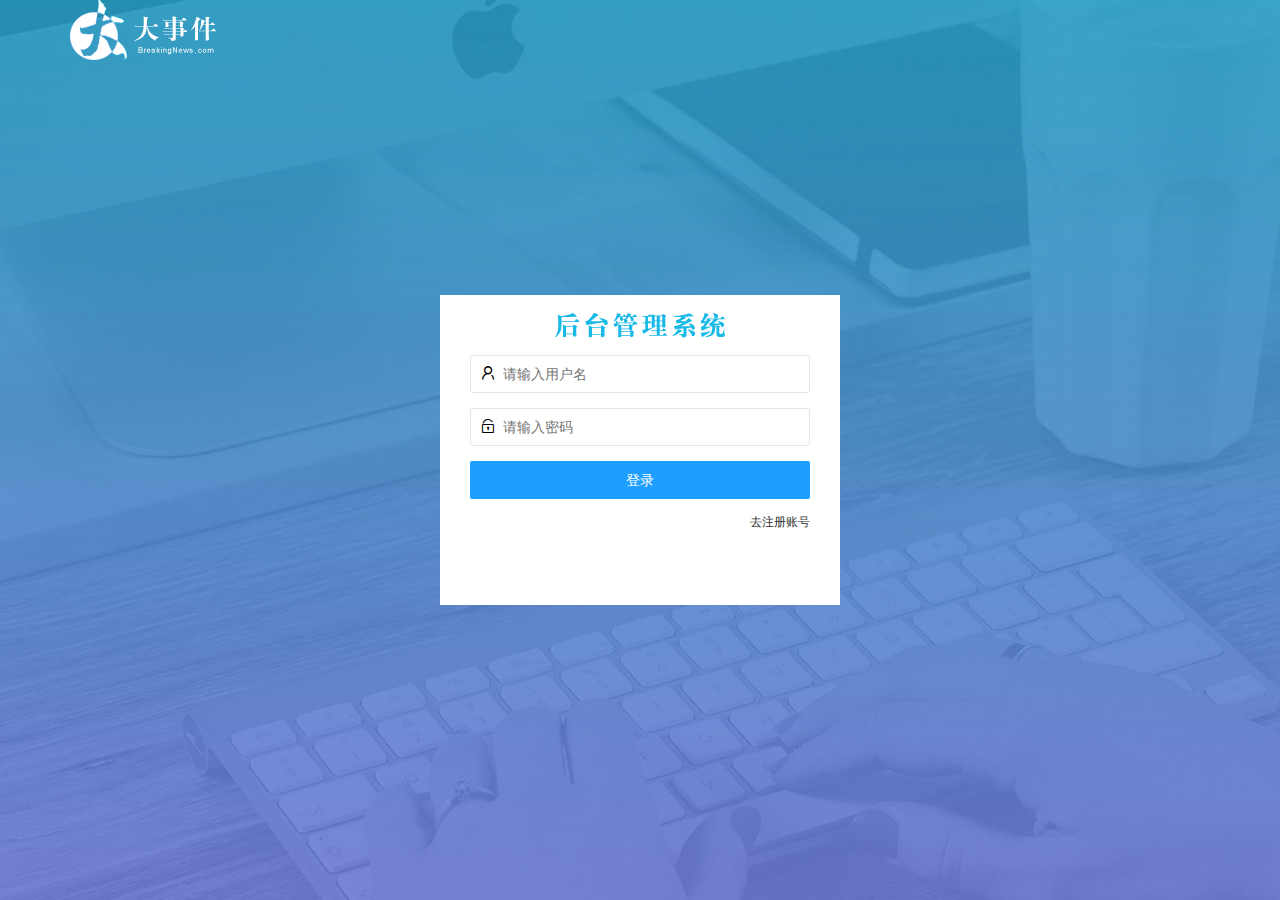
<file: login.html>
<!DOCTYPE html>
<html lang="en">

<head>
    <meta charset="UTF-8">
    <meta http-equiv="X-UA-Compatible" content="IE=edge">
    <meta name="viewport" content="width=device-width, initial-scale=1.0">
    <title>大事件-登陆/注册</title>
    <!-- 导入layui样式 -->
    <link rel="stylesheet" href="/assets/lib/layui/css/layui.css">
    <!-- 导入自己的样式-->
    <link rel="stylesheet" href="/assets/css/login.css">


</head>

<body>
    <!--头部logo区域 -->
    <div class="layui-main">
        <img src="assets/images/logo.png" alt="" />
    </div>

    <!-- 登陆注册区域 -->
    <div class="loginBox">
        <div class="titlt-box"></div>
        <!--登陆的div -->
        <div class="login-box">
            <!-- 登录的表单 -->
            <form class="layui-form" action="" id="from_login">
                <!-- 用户名 -->
                <div class="layui-form-item">
                    <i class="layui-icon layui-icon-username"></i>
                    <input type="text" name="username" required lay-verify="required" placeholder="请输入用户名" autocomplete="off" class="layui-input">
                </div>
                <!-- 密码 -->
                <div class="layui-form-item">
                    <i class="layui-icon layui-icon-password"></i>
                    <input type="password" name="password" required lay-verify="required|pwd" placeholder="请输入密码" autocomplete="off" class="layui-input">
                </div>


                <!-- 登录按钮 -->
                <div class="layui-form-item">
                    <!--  lay-submit 表示是表单提交按钮 和普通表单提交按钮不一致-->
                    <button class="layui-btn layui-btn-fluid  layui-btn-normal" lay-submit>登录</button>
                </div>
                <div class="layui-form-item  links">

                    <a href="javascript:;" id="link-reg">去注册账号</a>
                </div>
            </form>

        </div>

        <!-- 注册的div -->
        <div class="reg-box">

            <form class="layui-form" action="" id="form-reg">
                <!-- 用户名 -->
                <div class="layui-form-item">
                    <i class="layui-icon layui-icon-username"></i>
                    <input type="text" name="username" required lay-verify="required" placeholder="请输入用户名" autocomplete="off" class="layui-input">
                </div>
                <!-- 密码 -->
                <div class="layui-form-item">
                    <i class="layui-icon layui-icon-password"></i>
                    <input type="password" name="password" required lay-verify="required|pwd" placeholder="请输入密码" autocomplete="off" class="layui-input">
                </div>
                <!-- 密码确认框 -->
                <div class="layui-form-item">
                    <i class="layui-icon layui-icon-password"></i>
                    <input type="password" name="repassword" required lay-verify="required|pwd|repwd" placeholder="再次确认密码" autocomplete="off" class="layui-input" />
                </div>


                <!-- 登录按钮 -->
                <div class="layui-form-item">
                    <!--  lay-submit 表示是表单提交按钮 和普通表单提交按钮不一致-->
                    <button class="layui-btn layui-btn-fluid  layui-btn-normal" lay-submit>注册</button>
                </div>
                <div class="layui-form-item  links">

                    <a href="javascript:;" id="link-login">去登录</a>
                </div>
                </from>

        </div>

    </div>


    <!-- 导入layui的js文件 -->
    <script src="/assets/lib/layui/layui.all.js"></script>
    <!-- 导入jquery -->
    <script src="/assets/lib/jquery.js"></script>
    <!-- 导入自己封装的baseapi -->
    <script src="/assets/js/baseAPI.js"></script>
    <!-- 导入自己的 JavaScript脚本 -->
    <script src="/assets/js/login.js"></script>

</body>

</html>
</file>
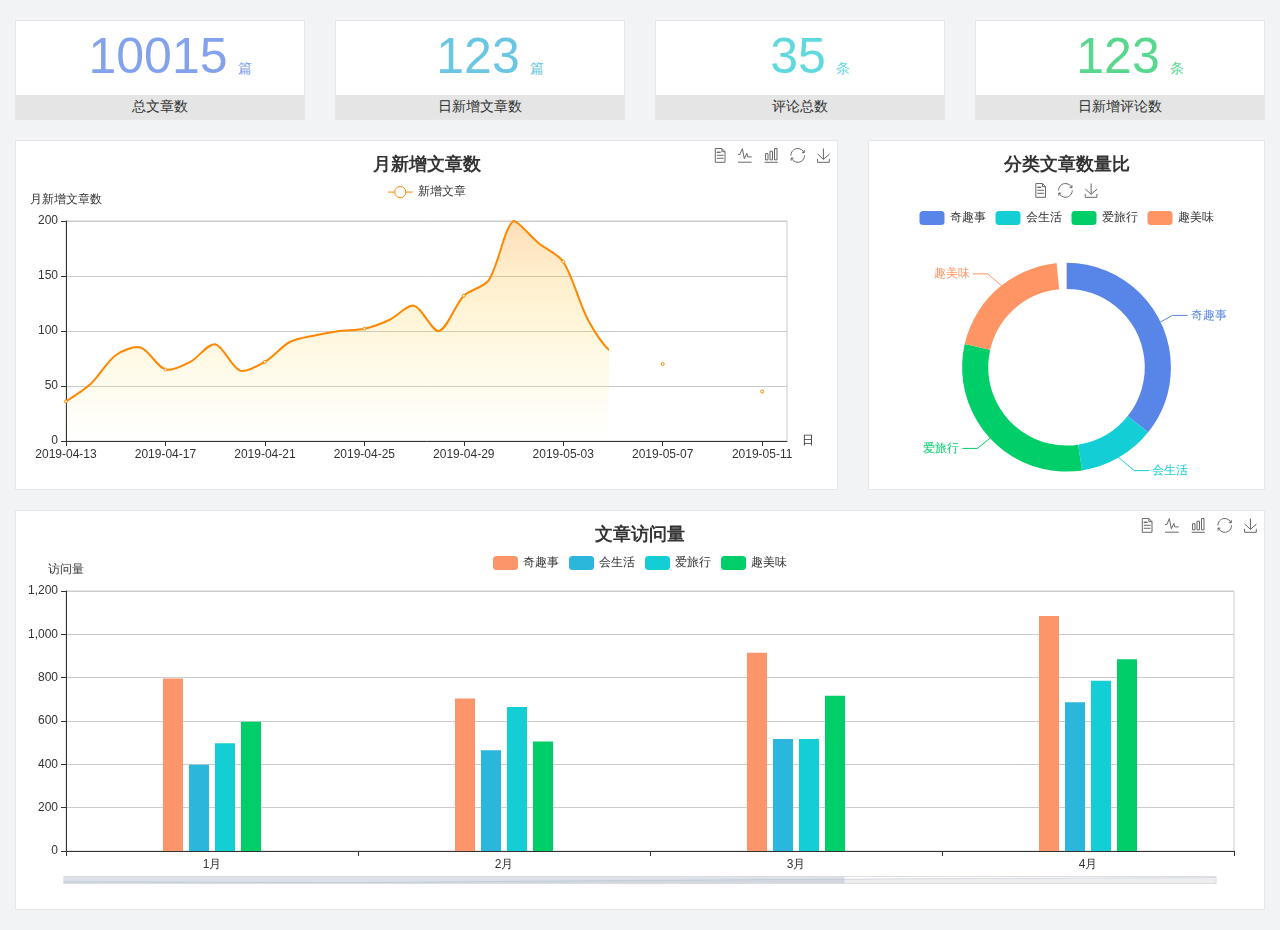
<file: home/dashboard.html>
<!DOCTYPE html>
<html lang="en">

<head>
  <meta charset="UTF-8">
  <meta name="viewport" content="width=device-width, initial-scale=1.0">
  <meta http-equiv="X-UA-Compatible" content="ie=edge">
  <title>图表统计</title>
  <link rel="stylesheet" href="../../assets/lib/bootstrap.css" />
  <link rel="stylesheet" href="../../assets/lib/main.css" />
  <script src="../../assets/lib/jquery.js"></script>
  <script type="text/javascript" src="../../assets/lib/echarts.min.js"></script>
</head>

<body>
  <div class="container-fluid">
    <div class="row spannel_list">
      <div class="col-sm-3 col-xs-6">
        <div class="spannel">
          <em>10015</em><span>篇</span>
          <b>总文章数</b>
        </div>
      </div>
      <div class="col-sm-3 col-xs-6">
        <div class="spannel scolor01">
          <em>123</em><span>篇</span>
          <b>日新增文章数</b>
        </div>
      </div>
      <div class="col-sm-3 col-xs-6">
        <div class="spannel scolor02">
          <em>35</em><span>条</span>
          <b>评论总数</b>
        </div>
      </div>
      <div class="col-sm-3 col-xs-6">
        <div class="spannel scolor03">
          <em>123</em><span>条</span>
          <b>日新增评论数</b>
        </div>
      </div>
    </div>
  </div>

  <div class="container-fluid">
    <div class="row curve-pie">
      <div class="col-lg-8 col-md-8">
        <div class="gragh_pannel" id="curve_show"></div>
      </div>
      <div class="col-lg-4 col-md-4">
        <div class="gragh_pannel" id="pie_show"></div>
      </div>
    </div>
  </div>

  <div class="container-fluid">
    <div class="column_pannel" id="column_show"></div>
  </div>

  <script>
    var oChart = echarts.init(document.getElementById('curve_show'));
    var aList_all = [
      { 'count': 36, 'date': '2019-04-13' },
      { 'count': 52, 'date': '2019-04-14' },
      { 'count': 78, 'date': '2019-04-15' },
      { 'count': 85, 'date': '2019-04-16' },
      { 'count': 65, 'date': '2019-04-17' },
      { 'count': 72, 'date': '2019-04-18' },
      { 'count': 88, 'date': '2019-04-19' },
      { 'count': 64, 'date': '2019-04-20' },
      { 'count': 72, 'date': '2019-04-21' },
      { 'count': 90, 'date': '2019-04-22' },
      { 'count': 96, 'date': '2019-04-23' },
      { 'count': 100, 'date': '2019-04-24' },
      { 'count': 102, 'date': '2019-04-25' },
      { 'count': 110, 'date': '2019-04-26' },
      { 'count': 123, 'date': '2019-04-27' },
      { 'count': 100, 'date': '2019-04-28' },
      { 'count': 132, 'date': '2019-04-29' },
      { 'count': 146, 'date': '2019-04-30' },
      { 'count': 200, 'date': '2019-05-01' },
      { 'count': 180, 'date': '2019-05-02' },
      { 'count': 163, 'date': '2019-05-03' },
      { 'count': 110, 'date': '2019-05-04' },
      { 'count': 80, 'date': '2019-05-05' },
      { 'count': 82, 'date': '2019-05-06' },
      { 'count': 70, 'date': '2019-05-07' },
      { 'count': 65, 'date': '2019-05-08' },
      { 'count': 54, 'date': '2019-05-09' },
      { 'count': 40, 'date': '2019-05-10' },
      { 'count': 45, 'date': '2019-05-11' },
      { 'count': 38, 'date': '2019-05-12' },
    ];

    let aCount = [];
    let aDate = [];

    for (var i = 0; i < aList_all.length; i++) {
      aCount.push(aList_all[i].count);
      aDate.push(aList_all[i].date);
    }

    var chartopt = {
      title: {
        text: '月新增文章数',
        left: 'center',
        top: '10'
      },
      tooltip: {
        trigger: 'axis'
      },
      legend: {
        data: ['新增文章'],
        top: '40'
      },
      toolbox: {
        show: true,
        feature: {
          mark: { show: true },
          dataView: { show: true, readOnly: false },
          magicType: { show: true, type: ['line', 'bar'] },
          restore: { show: true },
          saveAsImage: { show: true }
        }
      },
      calculable: true,
      xAxis: [
        {
          name: '日',
          type: 'category',
          boundaryGap: false,
          data: aDate
        }
      ],
      yAxis: [
        {
          name: '月新增文章数',
          type: 'value'
        }
      ],
      series: [
        {
          name: '新增文章',
          type: 'line',
          smooth: true,
          itemStyle: { normal: { areaStyle: { type: 'default' }, color: '#f80' }, lineStyle: { color: '#f80' } },
          data: aCount
        }],
      areaStyle: {
        normal: {
          color: new echarts.graphic.LinearGradient(0, 0, 0, 1, [{
            offset: 0,
            color: 'rgba(255,136,0,0.39)'
          }, {
            offset: .34,
            color: 'rgba(255,180,0,0.25)'
          }, {
            offset: 1,
            color: 'rgba(255,222,0,0.00)'
          }])

        }
      },
      grid: {
        show: true,
        x: 50,
        x2: 50,
        y: 80,
        height: 220
      }
    };

    oChart.setOption(chartopt);


    var oPie = echarts.init(document.getElementById('pie_show'));
    var oPieopt =
    {
      title: {
        top: 10,
        text: '分类文章数量比',
        x: 'center'
      },
      tooltip: {
        trigger: 'item',
        formatter: "{a} <br/>{b} : {c} ({d}%)"
      },
      color: ['#5885e8', '#13cfd5', '#00ce68', '#ff9565'],
      legend: {
        x: 'center',
        top: 65,
        data: ['奇趣事', '会生活', '爱旅行', '趣美味']
      },
      toolbox: {
        show: true,
        x: 'center',
        top: 35,
        feature: {
          mark: { show: true },
          dataView: { show: true, readOnly: false },
          magicType: {
            show: true,
            type: ['pie', 'funnel'],
            option: {
              funnel: {
                x: '25%',
                width: '50%',
                funnelAlign: 'left',
                max: 1548
              }
            }
          },
          restore: { show: true },
          saveAsImage: { show: true }
        }
      },
      calculable: true,
      series: [
        {
          name: '访问来源',
          type: 'pie',
          radius: ['45%', '60%'],
          center: ['50%', '65%'],
          data: [
            { value: 300, name: '奇趣事' },
            { value: 100, name: '会生活' },
            { value: 260, name: '爱旅行' },
            { value: 180, name: '趣美味' }
          ]
        }
      ]
    };
    oPie.setOption(oPieopt);



    var oColumn = this.echarts.init(document.getElementById('column_show'));
    var oColumnopt =
    {
      title: {
        text: '文章访问量',
        left: 'center',
        top: '10'
      },
      tooltip: {
        trigger: 'axis'
      },
      legend: {
        data: ['奇趣事', '会生活', '爱旅行', '趣美味'],
        top: '40'
      },
      toolbox: {
        show: true,
        feature: {
          mark: { show: true },
          dataView: { show: true, readOnly: false },
          magicType: { show: true, type: ['line', 'bar'] },
          restore: { show: true },
          saveAsImage: { show: true }
        }
      },
      calculable: true,
      xAxis: [
        {
          type: 'category',
          data: ['1月', '2月', '3月', '4月', '5月']
        }
      ],
      yAxis: [
        {
          name: '访问量',
          type: 'value'
        }
      ],
      series: [
        {
          name: '奇趣事',
          type: 'bar',
          barWidth: 20,
          itemStyle: {
            normal: { areaStyle: { type: 'default' }, color: '#fd956a' }
          },
          data: [800, 708, 920, 1090, 1200]
        },
        {
          name: '会生活',
          type: 'bar',
          barWidth: 20,
          itemStyle: {
            normal: { areaStyle: { type: 'default' }, color: '#2bb6db' }
          },
          data: [400, 468, 520, 690, 800]
        },
        {
          name: '爱旅行',
          type: 'bar',
          barWidth: 20,
          itemStyle: {
            normal: { areaStyle: { type: 'default' }, color: '#13cfd5' }
          },
          data: [500, 668, 520, 790, 900]
        },
        {
          name: '趣美味',
          type: 'bar',
          barWidth: 20,
          itemStyle: {
            normal: { areaStyle: { type: 'default' }, color: '#00ce68' }
          },
          data: [600, 508, 720, 890, 1000]
        }
      ],
      grid: {
        show: true,
        x: 50,
        x2: 30,
        y: 80,
        height: 260
      },
      dataZoom: [//给x轴设置滚动条
        {
          start: 0,//默认为0
          end: 100 - 1000 / 31,//默认为100
          type: 'slider',
          show: true,
          xAxisIndex: [0],
          handleSize: 0,//滑动条的 左右2个滑动条的大小
          height: 8,//组件高度
          left: 45, //左边的距离
          right: 50,//右边的距离
          bottom: 26,//右边的距离
          handleColor: '#ddd',//h滑动图标的颜色
          handleStyle: {
            borderColor: "#cacaca",
            borderWidth: "1",
            shadowBlur: 2,
            background: "#ddd",
            shadowColor: "#ddd",
          }
        }]
    };
    oColumn.setOption(oColumnopt);
  </script>
</body>

</html>
</file>
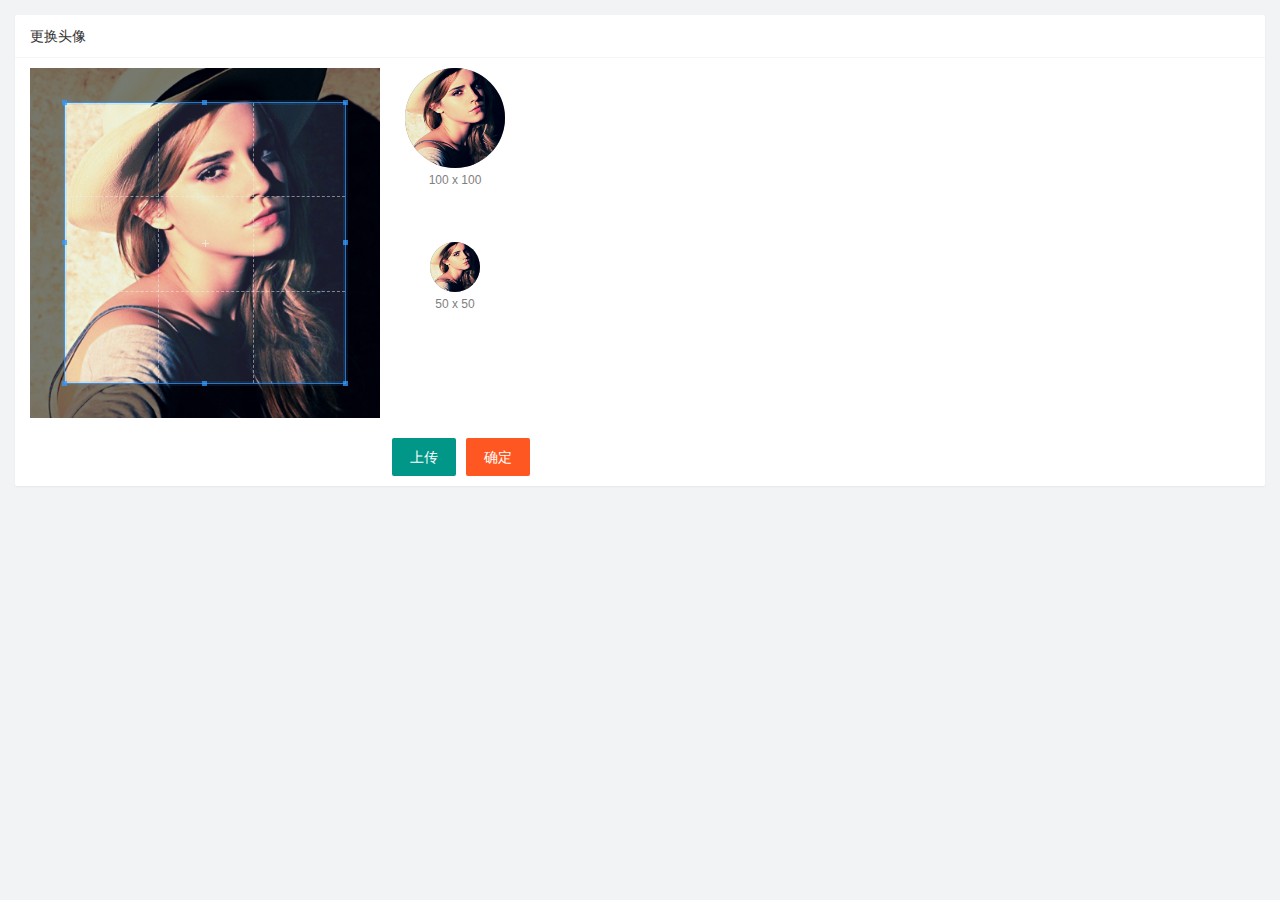
<file: user/user_avater.html>
<!DOCTYPE html>
<html lang="en">

<head>
    <meta charset="UTF-8">
    <meta http-equiv="X-UA-Compatible" content="IE=edge">
    <meta name="viewport" content="width=device-width, initial-scale=1.0">
    <title>Document</title>
    <link rel="stylesheet" href="/assets/lib/layui/css/layui.css">
    <link rel="stylesheet" href="/assets/css/user_avater.css">
    <!-- 引入裁剪图片的css样式 -->
    <link rel="stylesheet" href="/assets/lib/cropper/cropper.css" />
</head>

<body>
    <!-- 卡片区域 -->
    <div class="layui-card">
        <div class="layui-card-header">更换头像</div>
        <div class="layui-card-body">
            <!-- 第一行的图片裁剪和预览区域 -->
            <div class="row1">
                <!-- 图片裁剪区域 -->
                <div class="cropper-box">
                    <!-- 这个 img 标签很重要，将来会把它初始化为裁剪区域 -->
                    <img id="image" src="/assets/images/sample.jpg" />
                </div>
                <!-- 图片的预览区域 -->
                <div class="preview-box">
                    <div>
                        <!-- 宽高为 100px 的预览区域 -->
                        <div class="img-preview w100"></div>
                        <p class="size">100 x 100</p>
                    </div>
                    <div>
                        <!-- 宽高为 50px 的预览区域 -->
                        <div class="img-preview w50"></div>
                        <p class="size">50 x 50</p>
                    </div>
                </div>
            </div>

            <!-- 第二行的按钮区域 -->
            <div class="row2">
                <!-- 通过accept属性，可以制定 允许用户选择什么类型的问题文件 -->
                <input type="file" id="file" accept="image/png,image/jpeg" />
                <button type="button" class="layui-btn" id="btnChooseImage">上传</button>
                <button type="button" class="layui-btn layui-btn-danger" id="btnUpload">确定</button>
            </div>

        </div>
    </div>
    <script src="/assets/lib/layui/layui.all.js"></script>
    <script src="/assets/lib/jquery.js"></script>
    <script src="/assets/lib/cropper/Cropper.js"></script>
    <script src="/assets/lib/cropper/jquery-cropper.js"></script>
    <script src="/assets/js/baseAPI.js"></script>
    <script src="/assets/js/user-avater.js"></script>
</body>

</html>
</file>
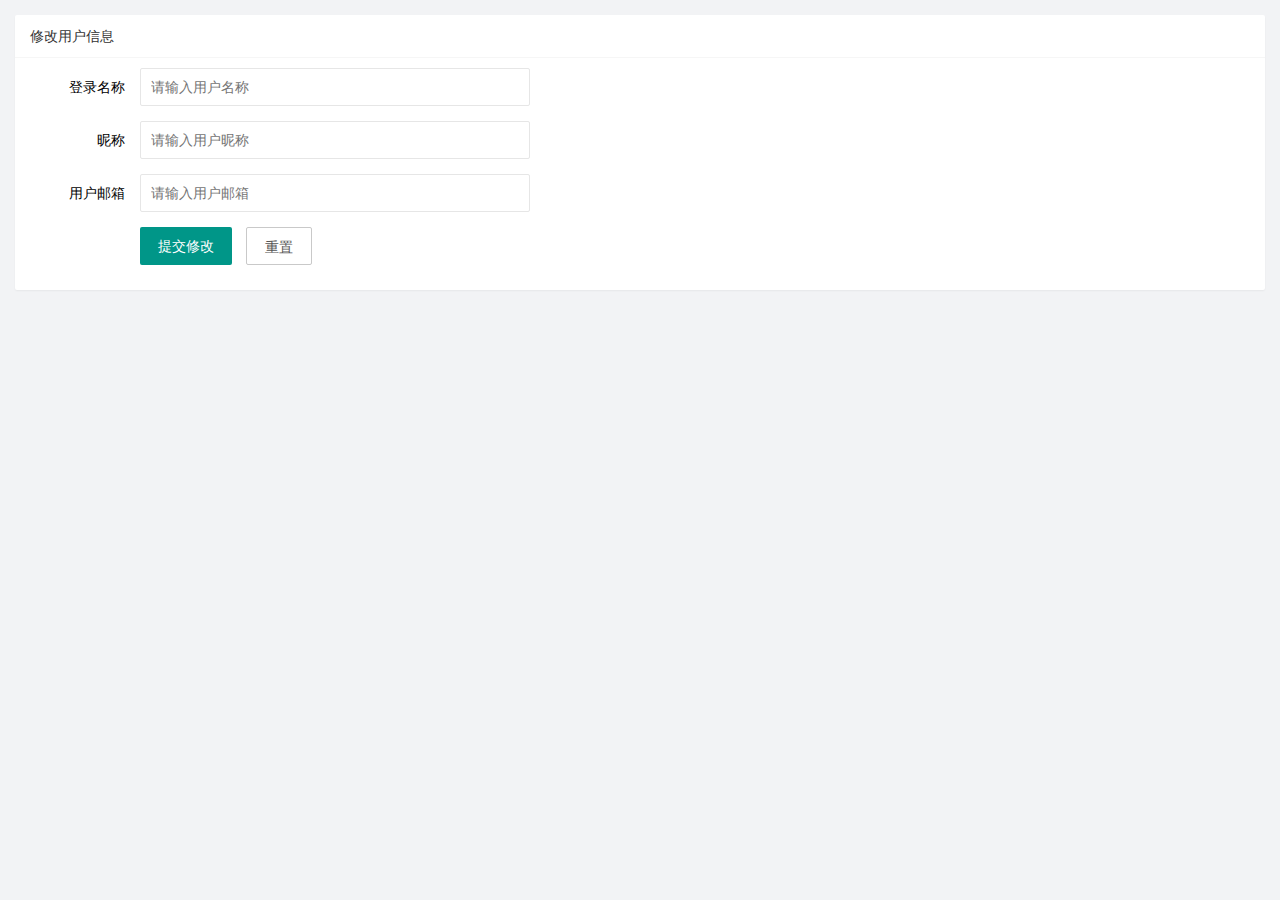
<file: user/user_info.html>
<!DOCTYPE html>
<html lang="en">

<head>
    <meta charset="UTF-8">
    <meta http-equiv="X-UA-Compatible" content="IE=edge">
    <meta name="viewport" content="width=device-width, initial-scale=1.0">
    <title>Document</title>
    <!--导入 layui 的样式 -->
    <link rel="stylesheet" href="/assets/lib/layui/css/layui.css">
    <!-- 导入自己的样式 -->
    <link rel="stylesheet" href="/assets/css/user_info.css"> </head>


<body>
    <!-- 卡片区域 -->
    <div class="layui-card">
        <div class="layui-card-header">修改用户信息</div>
        <div class="layui-card-body">
            <!-- from表单区域  -->
            <form class="layui-form" lay-filter="formUserInfo">
                <!-- 这是隐藏域 -->
                <input type="hidden" name="id" />

                <div class="layui-form-item ">
                    <label class="layui-form-label ">登录名称</label>
                    <div class="layui-input-block ">
                        <input type="text " name="username" required lay-verify="required " placeholder="请输入用户名称 " autocomplete="off " class="layui-input " readonly>
                    </div>
                </div>

                <div class=" layui-form-item ">
                    <label class="layui-form-label ">昵称</label>
                    <div class="layui-input-block ">
                        <input type="text " name="nickname" required lay-verify="required|nickname " placeholder="请输入用户昵称 " autocomplete="off " class="layui-input ">
                    </div>
                </div>
                <div class="layui-form-item ">
                    <label class="layui-form-label ">用户邮箱</label>
                    <div class="layui-input-block ">
                        <input type="text " name="emali" required lay-verify="required|emali " placeholder="请输入用户邮箱 " autocomplete="off " class="layui-input ">
                    </div>
                </div>
                <div class="layui-form-item ">
                    <div class="layui-input-block ">
                        <button class="layui-btn" lay-submit lay-filter="formDemo ">提交修改</button>
                        <button type="reset " class="layui-btn layui-btn-primary " id="btnReset">重置</button>
                    </div>
                </div>
            </form>
        </div>
    </div>
    <!--  导入layui 的 js -->
    <script src="/assets/lib/layui/layui.all.js"></script>
    <!-- 导入 jquery -->
    <script src="/assets/lib/jquery.js "></script>
    <!-- 导入baseApi -->
    <script src="/assets/js/baseAPI.js "></script>

    <!--导入自己的 js   -->
    <script src="/assets/js/user-info.js "></script>
</body>

</html>
</file>
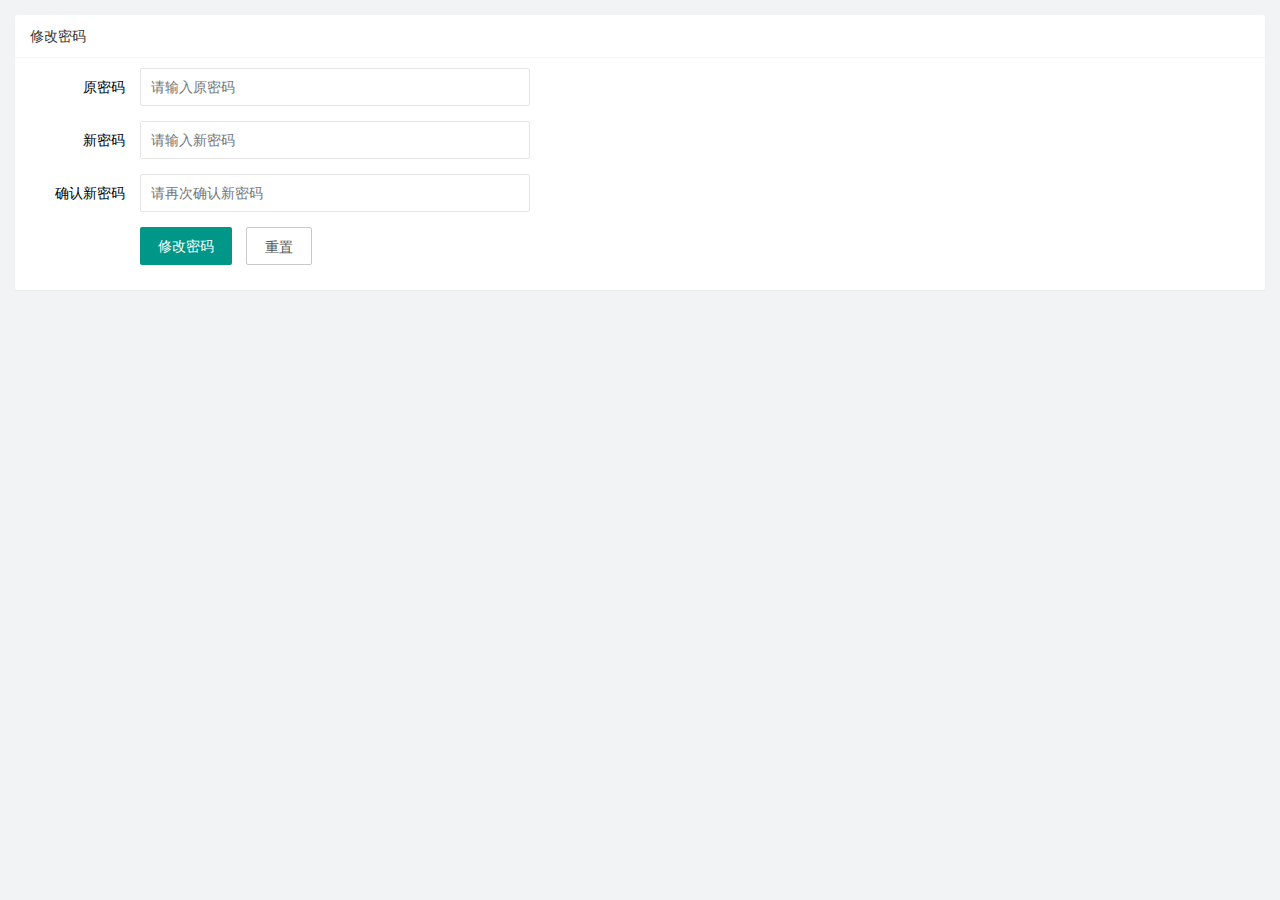
<file: user/user_pwd.html>
<!DOCTYPE html>
<html lang="en">

<head>
    <meta charset="UTF-8">
    <meta http-equiv="X-UA-Compatible" content="IE=edge">
    <meta name="viewport" content="width=device-width, initial-scale=1.0">
    <title>Document</title>
    <link rel="stylesheet" href="/assets/lib/layui/css/layui.css">
    <link rel="stylesheet" href="/assets/css/user_pwd.css">
</head>

<body>
    <!-- 卡片区域 -->
    <div class="layui-card">
        <div class="layui-card-header">修改密码</div>
        <div class="layui-card-body">
            <form class="layui-form">
                <div class="layui-form-item">
                    <label class="layui-form-label">原密码</label>
                    <div class="layui-input-block">
                        <input type="password" name="oldPwd" required lay-verify="required|pwd" placeholder="请输入原密码" autocomplete="off" class="layui-input">
                    </div>
                </div>
                <div class="layui-form-item">
                    <label class="layui-form-label">新密码</label>
                    <div class="layui-input-block">
                        <input type="password" name="newPwd" required lay-verify="required|pwd|samePwd" placeholder="请输入新密码" autocomplete="off" class="layui-input">
                    </div>
                </div>
                <div class="layui-form-item">
                    <label class="layui-form-label">确认新密码</label>
                    <div class="layui-input-block">
                        <input type="password" name="rePwd" required lay-verify="required|pwd|rePwd" placeholder="请再次确认新密码" autocomplete="off" class="layui-input">
                    </div>
                </div>
                <div class="layui-form-item">
                    <div class="layui-input-block">
                        <button class="layui-btn" lay-submit lay-filter="formDemo">修改密码</button>
                        <button type="reset" class="layui-btn layui-btn-primary">重置</button>
                    </div>
                </div>
            </form>
        </div>
    </div>

    <!-- 导入layui的js -->
    <script src="/assets/lib/layui/layui.all.js"></script>
    <!-- 导入jqueyr -->
    <script src="/assets/lib/jquery.js"></script>
    <!-- 导入公共样式JS -->
    <script src="/assets/js/baseAPI.js"></script>
    <!-- 导入自己的js脚本 -->
    <script src="/assets/js/user_pwd.js"></script>


</body>

</html>
</file>
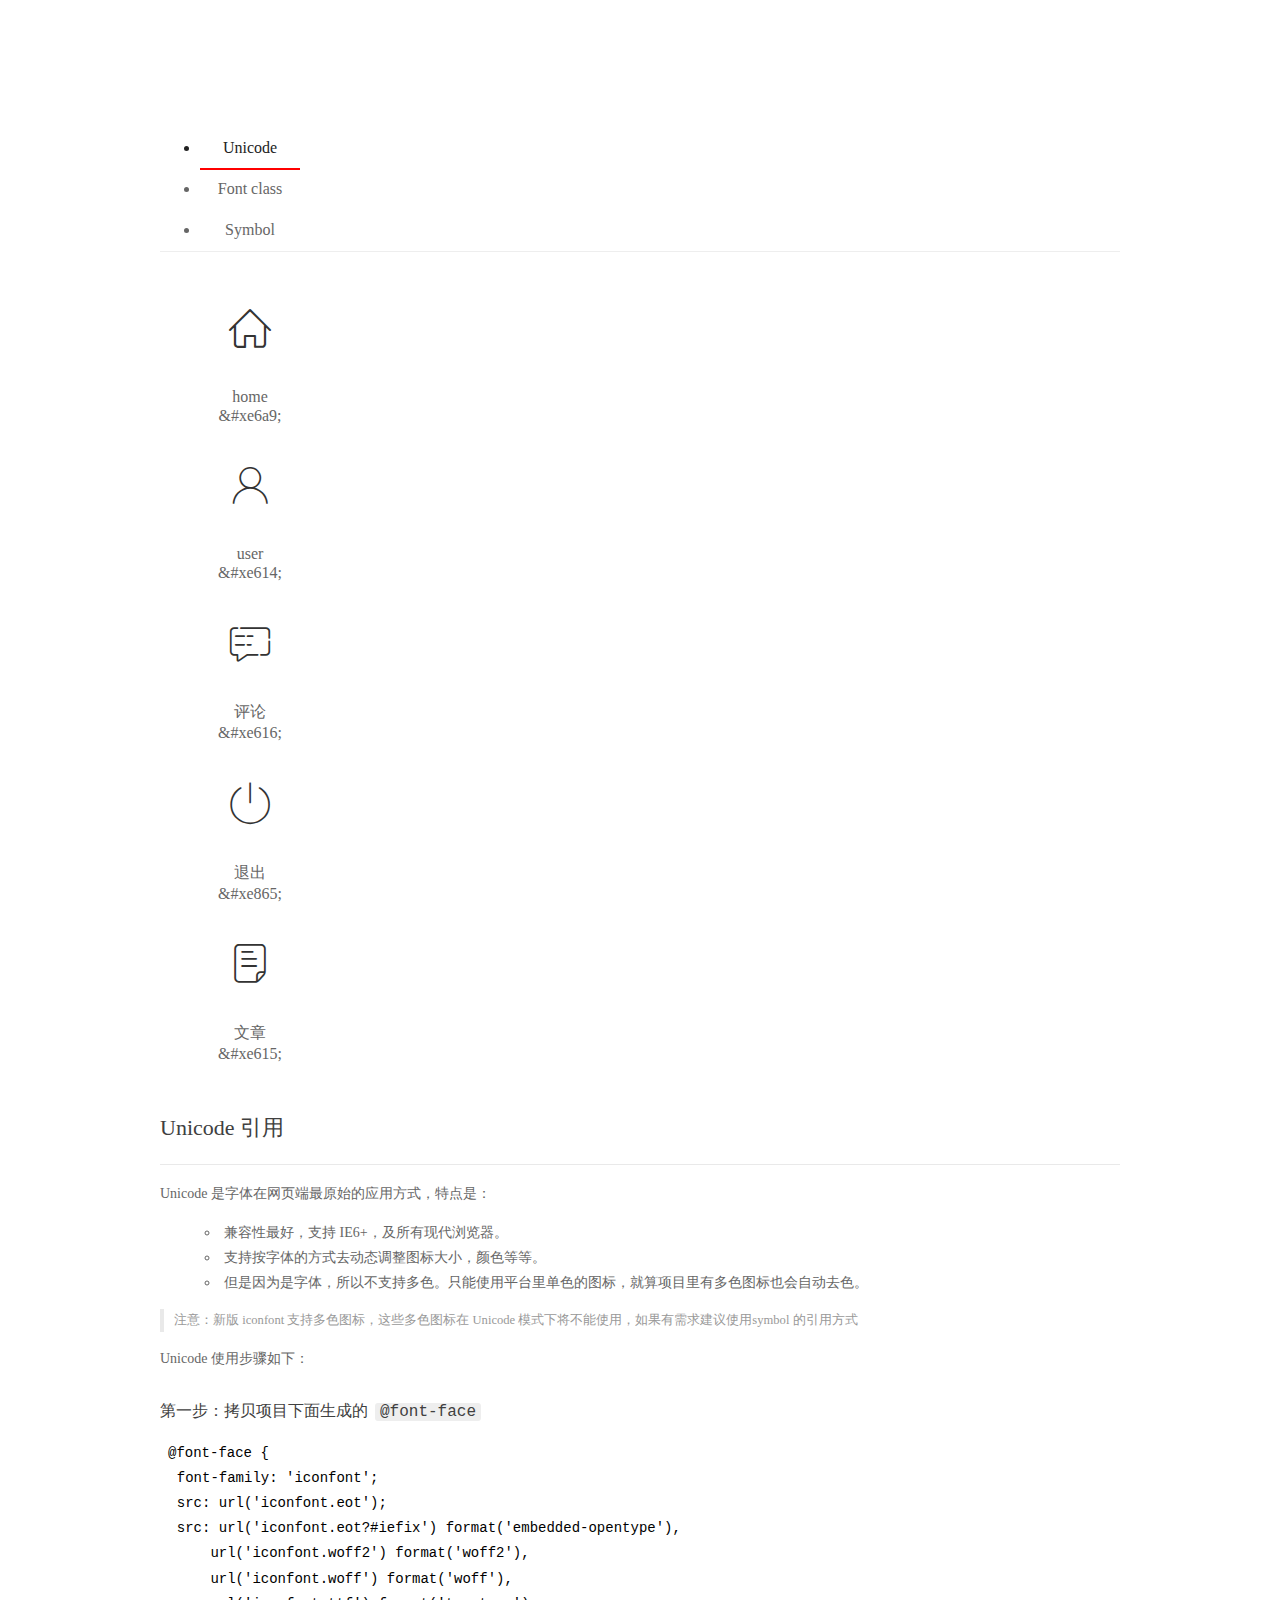
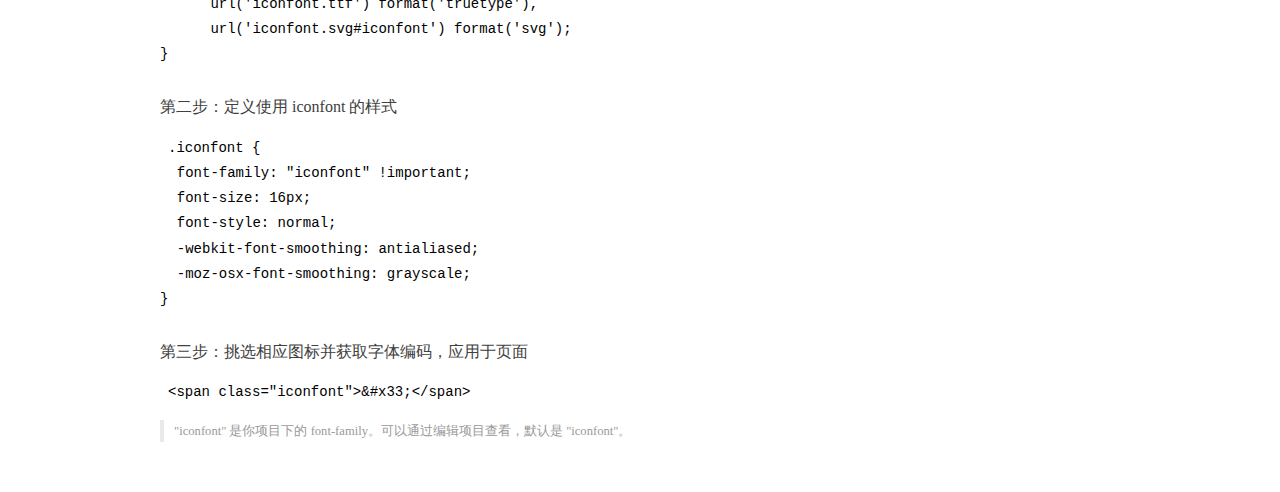
<file: assets/fonts/demo_index.html>
<!DOCTYPE html>
<html>
<head>
  <meta charset="utf-8"/>
  <title>IconFont Demo</title>
  <link rel="shortcut icon" href="https://gtms04.alicdn.com/tps/i4/TB1_oz6GVXXXXaFXpXXJDFnIXXX-64-64.ico" type="image/x-icon"/>
  <link rel="stylesheet" href="https://g.alicdn.com/thx/cube/1.3.2/cube.min.css">
  <link rel="stylesheet" href="demo.css">
  <link rel="stylesheet" href="iconfont.css">
  <script src="iconfont.js"></script>
  <!-- jQuery -->
  <script src="https://a1.alicdn.com/oss/uploads/2018/12/26/7bfddb60-08e8-11e9-9b04-53e73bb6408b.js"></script>
  <!-- 代码高亮 -->
  <script src="https://a1.alicdn.com/oss/uploads/2018/12/26/a3f714d0-08e6-11e9-8a15-ebf944d7534c.js"></script>
</head>
<body>
  <div class="main">
    <h1 class="logo"><a href="https://www.iconfont.cn/" title="iconfont 首页" target="_blank">&#xe86b;</a></h1>
    <div class="nav-tabs">
      <ul id="tabs" class="dib-box">
        <li class="dib active"><span>Unicode</span></li>
        <li class="dib"><span>Font class</span></li>
        <li class="dib"><span>Symbol</span></li>
      </ul>
      
    </div>
    <div class="tab-container">
      <div class="content unicode" style="display: block;">
          <ul class="icon_lists dib-box">
          
            <li class="dib">
              <span class="icon iconfont">&#xe6a9;</span>
                <div class="name">home</div>
                <div class="code-name">&amp;#xe6a9;</div>
              </li>
          
            <li class="dib">
              <span class="icon iconfont">&#xe614;</span>
                <div class="name">user</div>
                <div class="code-name">&amp;#xe614;</div>
              </li>
          
            <li class="dib">
              <span class="icon iconfont">&#xe616;</span>
                <div class="name">评论</div>
                <div class="code-name">&amp;#xe616;</div>
              </li>
          
            <li class="dib">
              <span class="icon iconfont">&#xe865;</span>
                <div class="name">退出</div>
                <div class="code-name">&amp;#xe865;</div>
              </li>
          
            <li class="dib">
              <span class="icon iconfont">&#xe615;</span>
                <div class="name">文章</div>
                <div class="code-name">&amp;#xe615;</div>
              </li>
          
          </ul>
          <div class="article markdown">
          <h2 id="unicode-">Unicode 引用</h2>
          <hr>

          <p>Unicode 是字体在网页端最原始的应用方式，特点是：</p>
          <ul>
            <li>兼容性最好，支持 IE6+，及所有现代浏览器。</li>
            <li>支持按字体的方式去动态调整图标大小，颜色等等。</li>
            <li>但是因为是字体，所以不支持多色。只能使用平台里单色的图标，就算项目里有多色图标也会自动去色。</li>
          </ul>
          <blockquote>
            <p>注意：新版 iconfont 支持多色图标，这些多色图标在 Unicode 模式下将不能使用，如果有需求建议使用symbol 的引用方式</p>
          </blockquote>
          <p>Unicode 使用步骤如下：</p>
          <h3 id="-font-face">第一步：拷贝项目下面生成的 <code>@font-face</code></h3>
<pre><code class="language-css"
>@font-face {
  font-family: 'iconfont';
  src: url('iconfont.eot');
  src: url('iconfont.eot?#iefix') format('embedded-opentype'),
      url('iconfont.woff2') format('woff2'),
      url('iconfont.woff') format('woff'),
      url('iconfont.ttf') format('truetype'),
      url('iconfont.svg#iconfont') format('svg');
}
</code></pre>
          <h3 id="-iconfont-">第二步：定义使用 iconfont 的样式</h3>
<pre><code class="language-css"
>.iconfont {
  font-family: "iconfont" !important;
  font-size: 16px;
  font-style: normal;
  -webkit-font-smoothing: antialiased;
  -moz-osx-font-smoothing: grayscale;
}
</code></pre>
          <h3 id="-">第三步：挑选相应图标并获取字体编码，应用于页面</h3>
<pre>
<code class="language-html"
>&lt;span class="iconfont"&gt;&amp;#x33;&lt;/span&gt;
</code></pre>
          <blockquote>
            <p>"iconfont" 是你项目下的 font-family。可以通过编辑项目查看，默认是 "iconfont"。</p>
          </blockquote>
          </div>
      </div>
      <div class="content font-class">
        <ul class="icon_lists dib-box">
          
          <li class="dib">
            <span class="icon iconfont icon-home"></span>
            <div class="name">
              home
            </div>
            <div class="code-name">.icon-home
            </div>
          </li>
          
          <li class="dib">
            <span class="icon iconfont icon-user"></span>
            <div class="name">
              user
            </div>
            <div class="code-name">.icon-user
            </div>
          </li>
          
          <li class="dib">
            <span class="icon iconfont icon-pinglun"></span>
            <div class="name">
              评论
            </div>
            <div class="code-name">.icon-pinglun
            </div>
          </li>
          
          <li class="dib">
            <span class="icon iconfont icon-tuichu"></span>
            <div class="name">
              退出
            </div>
            <div class="code-name">.icon-tuichu
            </div>
          </li>
          
          <li class="dib">
            <span class="icon iconfont icon-16"></span>
            <div class="name">
              文章
            </div>
            <div class="code-name">.icon-16
            </div>
          </li>
          
        </ul>
        <div class="article markdown">
        <h2 id="font-class-">font-class 引用</h2>
        <hr>

        <p>font-class 是 Unicode 使用方式的一种变种，主要是解决 Unicode 书写不直观，语意不明确的问题。</p>
        <p>与 Unicode 使用方式相比，具有如下特点：</p>
        <ul>
          <li>兼容性良好，支持 IE8+，及所有现代浏览器。</li>
          <li>相比于 Unicode 语意明确，书写更直观。可以很容易分辨这个 icon 是什么。</li>
          <li>因为使用 class 来定义图标，所以当要替换图标时，只需要修改 class 里面的 Unicode 引用。</li>
          <li>不过因为本质上还是使用的字体，所以多色图标还是不支持的。</li>
        </ul>
        <p>使用步骤如下：</p>
        <h3 id="-fontclass-">第一步：引入项目下面生成的 fontclass 代码：</h3>
<pre><code class="language-html">&lt;link rel="stylesheet" href="./iconfont.css"&gt;
</code></pre>
        <h3 id="-">第二步：挑选相应图标并获取类名，应用于页面：</h3>
<pre><code class="language-html">&lt;span class="iconfont icon-xxx"&gt;&lt;/span&gt;
</code></pre>
        <blockquote>
          <p>"
            iconfont" 是你项目下的 font-family。可以通过编辑项目查看，默认是 "iconfont"。</p>
        </blockquote>
      </div>
      </div>
      <div class="content symbol">
          <ul class="icon_lists dib-box">
          
            <li class="dib">
                <svg class="icon svg-icon" aria-hidden="true">
                  <use xlink:href="#icon-home"></use>
                </svg>
                <div class="name">home</div>
                <div class="code-name">#icon-home</div>
            </li>
          
            <li class="dib">
                <svg class="icon svg-icon" aria-hidden="true">
                  <use xlink:href="#icon-user"></use>
                </svg>
                <div class="name">user</div>
                <div class="code-name">#icon-user</div>
            </li>
          
            <li class="dib">
                <svg class="icon svg-icon" aria-hidden="true">
                  <use xlink:href="#icon-pinglun"></use>
                </svg>
                <div class="name">评论</div>
                <div class="code-name">#icon-pinglun</div>
            </li>
          
            <li class="dib">
                <svg class="icon svg-icon" aria-hidden="true">
                  <use xlink:href="#icon-tuichu"></use>
                </svg>
                <div class="name">退出</div>
                <div class="code-name">#icon-tuichu</div>
            </li>
          
            <li class="dib">
                <svg class="icon svg-icon" aria-hidden="true">
                  <use xlink:href="#icon-16"></use>
                </svg>
                <div class="name">文章</div>
                <div class="code-name">#icon-16</div>
            </li>
          
          </ul>
          <div class="article markdown">
          <h2 id="symbol-">Symbol 引用</h2>
          <hr>

          <p>这是一种全新的使用方式，应该说这才是未来的主流，也是平台目前推荐的用法。相关介绍可以参考这篇<a href="">文章</a>
            这种用法其实是做了一个 SVG 的集合，与另外两种相比具有如下特点：</p>
          <ul>
            <li>支持多色图标了，不再受单色限制。</li>
            <li>通过一些技巧，支持像字体那样，通过 <code>font-size</code>, <code>color</code> 来调整样式。</li>
            <li>兼容性较差，支持 IE9+，及现代浏览器。</li>
            <li>浏览器渲染 SVG 的性能一般，还不如 png。</li>
          </ul>
          <p>使用步骤如下：</p>
          <h3 id="-symbol-">第一步：引入项目下面生成的 symbol 代码：</h3>
<pre><code class="language-html">&lt;script src="./iconfont.js"&gt;&lt;/script&gt;
</code></pre>
          <h3 id="-css-">第二步：加入通用 CSS 代码（引入一次就行）：</h3>
<pre><code class="language-html">&lt;style&gt;
.icon {
  width: 1em;
  height: 1em;
  vertical-align: -0.15em;
  fill: currentColor;
  overflow: hidden;
}
&lt;/style&gt;
</code></pre>
          <h3 id="-">第三步：挑选相应图标并获取类名，应用于页面：</h3>
<pre><code class="language-html">&lt;svg class="icon" aria-hidden="true"&gt;
  &lt;use xlink:href="#icon-xxx"&gt;&lt;/use&gt;
&lt;/svg&gt;
</code></pre>
          </div>
      </div>

    </div>
  </div>
  <script>
  $(document).ready(function () {
      $('.tab-container .content:first').show()

      $('#tabs li').click(function (e) {
        var tabContent = $('.tab-container .content')
        var index = $(this).index()

        if ($(this).hasClass('active')) {
          return
        } else {
          $('#tabs li').removeClass('active')
          $(this).addClass('active')

          tabContent.hide().eq(index).fadeIn()
        }
      })
    })
  </script>
</body>
</html>
</file>
<file: assets/lib/layui/css/layui.css>
/** layui-v2.5.5 MIT License By https://www.layui.com */
 .layui-inline,img{display:inline-block;vertical-align:middle}h1,h2,h3,h4,h5,h6{font-weight:400}.layui-edge,.layui-header,.layui-inline,.layui-main{position:relative}.layui-body,.layui-edge,.layui-elip{overflow:hidden}.layui-btn,.layui-edge,.layui-inline,img{vertical-align:middle}.layui-btn,.layui-disabled,.layui-icon,.layui-unselect{-moz-user-select:none;-webkit-user-select:none;-ms-user-select:none}.layui-elip,.layui-form-checkbox span,.layui-form-pane .layui-form-label{text-overflow:ellipsis;white-space:nowrap}.layui-breadcrumb,.layui-tree-btnGroup{visibility:hidden}blockquote,body,button,dd,div,dl,dt,form,h1,h2,h3,h4,h5,h6,input,li,ol,p,pre,td,textarea,th,ul{margin:0;padding:0;-webkit-tap-highlight-color:rgba(0,0,0,0)}a:active,a:hover{outline:0}img{border:none}li{list-style:none}table{border-collapse:collapse;border-spacing:0}h4,h5,h6{font-size:100%}button,input,optgroup,option,select,textarea{font-family:inherit;font-size:inherit;font-style:inherit;font-weight:inherit;outline:0}pre{white-space:pre-wrap;white-space:-moz-pre-wrap;white-space:-pre-wrap;white-space:-o-pre-wrap;word-wrap:break-word}body{line-height:24px;font:14px Helvetica Neue,Helvetica,PingFang SC,Tahoma,Arial,sans-serif}hr{height:1px;margin:10px 0;border:0;clear:both}a{color:#333;text-decoration:none}a:hover{color:#777}a cite{font-style:normal;*cursor:pointer}.layui-border-box,.layui-border-box *{box-sizing:border-box}.layui-box,.layui-box *{box-sizing:content-box}.layui-clear{clear:both;*zoom:1}.layui-clear:after{content:'\20';clear:both;*zoom:1;display:block;height:0}.layui-inline{*display:inline;*zoom:1}.layui-edge{display:inline-block;width:0;height:0;border-width:6px;border-style:dashed;border-color:transparent}.layui-edge-top{top:-4px;border-bottom-color:#999;border-bottom-style:solid}.layui-edge-right{border-left-color:#999;border-left-style:solid}.layui-edge-bottom{top:2px;border-top-color:#999;border-top-style:solid}.layui-edge-left{border-right-color:#999;border-right-style:solid}.layui-disabled,.layui-disabled:hover{color:#d2d2d2!important;cursor:not-allowed!important}.layui-circle{border-radius:100%}.layui-show{display:block!important}.layui-hide{display:none!important}@font-face{font-family:layui-icon;src:url(../font/iconfont.eot?v=250);src:url(../font/iconfont.eot?v=250#iefix) format('embedded-opentype'),url(../font/iconfont.woff2?v=250) format('woff2'),url(../font/iconfont.woff?v=250) format('woff'),url(../font/iconfont.ttf?v=250) format('truetype'),url(../font/iconfont.svg?v=250#layui-icon) format('svg')}.layui-icon{font-family:layui-icon!important;font-size:16px;font-style:normal;-webkit-font-smoothing:antialiased;-moz-osx-font-smoothing:grayscale}.layui-icon-reply-fill:before{content:"\e611"}.layui-icon-set-fill:before{content:"\e614"}.layui-icon-menu-fill:before{content:"\e60f"}.layui-icon-search:before{content:"\e615"}.layui-icon-share:before{content:"\e641"}.layui-icon-set-sm:before{content:"\e620"}.layui-icon-engine:before{content:"\e628"}.layui-icon-close:before{content:"\1006"}.layui-icon-close-fill:before{content:"\1007"}.layui-icon-chart-screen:before{content:"\e629"}.layui-icon-star:before{content:"\e600"}.layui-icon-circle-dot:before{content:"\e617"}.layui-icon-chat:before{content:"\e606"}.layui-icon-release:before{content:"\e609"}.layui-icon-list:before{content:"\e60a"}.layui-icon-chart:before{content:"\e62c"}.layui-icon-ok-circle:before{content:"\1005"}.layui-icon-layim-theme:before{content:"\e61b"}.layui-icon-table:before{content:"\e62d"}.layui-icon-right:before{content:"\e602"}.layui-icon-left:before{content:"\e603"}.layui-icon-cart-simple:before{content:"\e698"}.layui-icon-face-cry:before{content:"\e69c"}.layui-icon-face-smile:before{content:"\e6af"}.layui-icon-survey:before{content:"\e6b2"}.layui-icon-tree:before{content:"\e62e"}.layui-icon-upload-circle:before{content:"\e62f"}.layui-icon-add-circle:before{content:"\e61f"}.layui-icon-download-circle:before{content:"\e601"}.layui-icon-templeate-1:before{content:"\e630"}.layui-icon-util:before{content:"\e631"}.layui-icon-face-surprised:before{content:"\e664"}.layui-icon-edit:before{content:"\e642"}.layui-icon-speaker:before{content:"\e645"}.layui-icon-down:before{content:"\e61a"}.layui-icon-file:before{content:"\e621"}.layui-icon-layouts:before{content:"\e632"}.layui-icon-rate-half:before{content:"\e6c9"}.layui-icon-add-circle-fine:before{content:"\e608"}.layui-icon-prev-circle:before{content:"\e633"}.layui-icon-read:before{content:"\e705"}.layui-icon-404:before{content:"\e61c"}.layui-icon-carousel:before{content:"\e634"}.layui-icon-help:before{content:"\e607"}.layui-icon-code-circle:before{content:"\e635"}.layui-icon-water:before{content:"\e636"}.layui-icon-username:before{content:"\e66f"}.layui-icon-find-fill:before{content:"\e670"}.layui-icon-about:before{content:"\e60b"}.layui-icon-location:before{content:"\e715"}.layui-icon-up:before{content:"\e619"}.layui-icon-pause:before{content:"\e651"}.layui-icon-date:before{content:"\e637"}.layui-icon-layim-uploadfile:before{content:"\e61d"}.layui-icon-delete:before{content:"\e640"}.layui-icon-play:before{content:"\e652"}.layui-icon-top:before{content:"\e604"}.layui-icon-friends:before{content:"\e612"}.layui-icon-refresh-3:before{content:"\e9aa"}.layui-icon-ok:before{content:"\e605"}.layui-icon-layer:before{content:"\e638"}.layui-icon-face-smile-fine:before{content:"\e60c"}.layui-icon-dollar:before{content:"\e659"}.layui-icon-group:before{content:"\e613"}.layui-icon-layim-download:before{content:"\e61e"}.layui-icon-picture-fine:before{content:"\e60d"}.layui-icon-link:before{content:"\e64c"}.layui-icon-diamond:before{content:"\e735"}.layui-icon-log:before{content:"\e60e"}.layui-icon-rate-solid:before{content:"\e67a"}.layui-icon-fonts-del:before{content:"\e64f"}.layui-icon-unlink:before{content:"\e64d"}.layui-icon-fonts-clear:before{content:"\e639"}.layui-icon-triangle-r:before{content:"\e623"}.layui-icon-circle:before{content:"\e63f"}.layui-icon-radio:before{content:"\e643"}.layui-icon-align-center:before{content:"\e647"}.layui-icon-align-right:before{content:"\e648"}.layui-icon-align-left:before{content:"\e649"}.layui-icon-loading-1:before{content:"\e63e"}.layui-icon-return:before{content:"\e65c"}.layui-icon-fonts-strong:before{content:"\e62b"}.layui-icon-upload:before{content:"\e67c"}.layui-icon-dialogue:before{content:"\e63a"}.layui-icon-video:before{content:"\e6ed"}.layui-icon-headset:before{content:"\e6fc"}.layui-icon-cellphone-fine:before{content:"\e63b"}.layui-icon-add-1:before{content:"\e654"}.layui-icon-face-smile-b:before{content:"\e650"}.layui-icon-fonts-html:before{content:"\e64b"}.layui-icon-form:before{content:"\e63c"}.layui-icon-cart:before{content:"\e657"}.layui-icon-camera-fill:before{content:"\e65d"}.layui-icon-tabs:before{content:"\e62a"}.layui-icon-fonts-code:before{content:"\e64e"}.layui-icon-fire:before{content:"\e756"}.layui-icon-set:before{content:"\e716"}.layui-icon-fonts-u:before{content:"\e646"}.layui-icon-triangle-d:before{content:"\e625"}.layui-icon-tips:before{content:"\e702"}.layui-icon-picture:before{content:"\e64a"}.layui-icon-more-vertical:before{content:"\e671"}.layui-icon-flag:before{content:"\e66c"}.layui-icon-loading:before{content:"\e63d"}.layui-icon-fonts-i:before{content:"\e644"}.layui-icon-refresh-1:before{content:"\e666"}.layui-icon-rmb:before{content:"\e65e"}.layui-icon-home:before{content:"\e68e"}.layui-icon-user:before{content:"\e770"}.layui-icon-notice:before{content:"\e667"}.layui-icon-login-weibo:before{content:"\e675"}.layui-icon-voice:before{content:"\e688"}.layui-icon-upload-drag:before{content:"\e681"}.layui-icon-login-qq:before{content:"\e676"}.layui-icon-snowflake:before{content:"\e6b1"}.layui-icon-file-b:before{content:"\e655"}.layui-icon-template:before{content:"\e663"}.layui-icon-auz:before{content:"\e672"}.layui-icon-console:before{content:"\e665"}.layui-icon-app:before{content:"\e653"}.layui-icon-prev:before{content:"\e65a"}.layui-icon-website:before{content:"\e7ae"}.layui-icon-next:before{content:"\e65b"}.layui-icon-component:before{content:"\e857"}.layui-icon-more:before{content:"\e65f"}.layui-icon-login-wechat:before{content:"\e677"}.layui-icon-shrink-right:before{content:"\e668"}.layui-icon-spread-left:before{content:"\e66b"}.layui-icon-camera:before{content:"\e660"}.layui-icon-note:before{content:"\e66e"}.layui-icon-refresh:before{content:"\e669"}.layui-icon-female:before{content:"\e661"}.layui-icon-male:before{content:"\e662"}.layui-icon-password:before{content:"\e673"}.layui-icon-senior:before{content:"\e674"}.layui-icon-theme:before{content:"\e66a"}.layui-icon-tread:before{content:"\e6c5"}.layui-icon-praise:before{content:"\e6c6"}.layui-icon-star-fill:before{content:"\e658"}.layui-icon-rate:before{content:"\e67b"}.layui-icon-template-1:before{content:"\e656"}.layui-icon-vercode:before{content:"\e679"}.layui-icon-cellphone:before{content:"\e678"}.layui-icon-screen-full:before{content:"\e622"}.layui-icon-screen-restore:before{content:"\e758"}.layui-icon-cols:before{content:"\e610"}.layui-icon-export:before{content:"\e67d"}.layui-icon-print:before{content:"\e66d"}.layui-icon-slider:before{content:"\e714"}.layui-icon-addition:before{content:"\e624"}.layui-icon-subtraction:before{content:"\e67e"}.layui-icon-service:before{content:"\e626"}.layui-icon-transfer:before{content:"\e691"}.layui-main{width:1140px;margin:0 auto}.layui-header{z-index:1000;height:60px}.layui-header a:hover{transition:all .5s;-webkit-transition:all .5s}.layui-side{position:fixed;left:0;top:0;bottom:0;z-index:999;width:200px;overflow-x:hidden}.layui-side-scroll{position:relative;width:220px;height:100%;overflow-x:hidden}.layui-body{position:absolute;left:200px;right:0;top:0;bottom:0;z-index:998;width:auto;overflow-y:auto;box-sizing:border-box}.layui-layout-body{overflow:hidden}.layui-layout-admin .layui-header{background-color:#23262E}.layui-layout-admin .layui-side{top:60px;width:200px;overflow-x:hidden}.layui-layout-admin .layui-body{position:fixed;top:60px;bottom:44px}.layui-layout-admin .layui-main{width:auto;margin:0 15px}.layui-layout-admin .layui-footer{position:fixed;left:200px;right:0;bottom:0;height:44px;line-height:44px;padding:0 15px;background-color:#eee}.layui-layout-admin .layui-logo{position:absolute;left:0;top:0;width:200px;height:100%;line-height:60px;text-align:center;color:#009688;font-size:16px}.layui-layout-admin .layui-header .layui-nav{background:0 0}.layui-layout-left{position:absolute!important;left:200px;top:0}.layui-layout-right{position:absolute!important;right:0;top:0}.layui-container{position:relative;margin:0 auto;padding:0 15px;box-sizing:border-box}.layui-fluid{position:relative;margin:0 auto;padding:0 15px}.layui-row:after,.layui-row:before{content:'';display:block;clear:both}.layui-col-lg1,.layui-col-lg10,.layui-col-lg11,.layui-col-lg12,.layui-col-lg2,.layui-col-lg3,.layui-col-lg4,.layui-col-lg5,.layui-col-lg6,.layui-col-lg7,.layui-col-lg8,.layui-col-lg9,.layui-col-md1,.layui-col-md10,.layui-col-md11,.layui-col-md12,.layui-col-md2,.layui-col-md3,.layui-col-md4,.layui-col-md5,.layui-col-md6,.layui-col-md7,.layui-col-md8,.layui-col-md9,.layui-col-sm1,.layui-col-sm10,.layui-col-sm11,.layui-col-sm12,.layui-col-sm2,.layui-col-sm3,.layui-col-sm4,.layui-col-sm5,.layui-col-sm6,.layui-col-sm7,.layui-col-sm8,.layui-col-sm9,.layui-col-xs1,.layui-col-xs10,.layui-col-xs11,.layui-col-xs12,.layui-col-xs2,.layui-col-xs3,.layui-col-xs4,.layui-col-xs5,.layui-col-xs6,.layui-col-xs7,.layui-col-xs8,.layui-col-xs9{position:relative;display:block;box-sizing:border-box}.layui-col-xs1,.layui-col-xs10,.layui-col-xs11,.layui-col-xs12,.layui-col-xs2,.layui-col-xs3,.layui-col-xs4,.layui-col-xs5,.layui-col-xs6,.layui-col-xs7,.layui-col-xs8,.layui-col-xs9{float:left}.layui-col-xs1{width:8.33333333%}.layui-col-xs2{width:16.66666667%}.layui-col-xs3{width:25%}.layui-col-xs4{width:33.33333333%}.layui-col-xs5{width:41.66666667%}.layui-col-xs6{width:50%}.layui-col-xs7{width:58.33333333%}.layui-col-xs8{width:66.66666667%}.layui-col-xs9{width:75%}.layui-col-xs10{width:83.33333333%}.layui-col-xs11{width:91.66666667%}.layui-col-xs12{width:100%}.layui-col-xs-offset1{margin-left:8.33333333%}.layui-col-xs-offset2{margin-left:16.66666667%}.layui-col-xs-offset3{margin-left:25%}.layui-col-xs-offset4{margin-left:33.33333333%}.layui-col-xs-offset5{margin-left:41.66666667%}.layui-col-xs-offset6{margin-left:50%}.layui-col-xs-offset7{margin-left:58.33333333%}.layui-col-xs-offset8{margin-left:66.66666667%}.layui-col-xs-offset9{margin-left:75%}.layui-col-xs-offset10{margin-left:83.33333333%}.layui-col-xs-offset11{margin-left:91.66666667%}.layui-col-xs-offset12{margin-left:100%}@media screen and (max-width:768px){.layui-hide-xs{display:none!important}.layui-show-xs-block{display:block!important}.layui-show-xs-inline{display:inline!important}.layui-show-xs-inline-block{display:inline-block!important}}@media screen and (min-width:768px){.layui-container{width:750px}.layui-hide-sm{display:none!important}.layui-show-sm-block{display:block!important}.layui-show-sm-inline{display:inline!important}.layui-show-sm-inline-block{display:inline-block!important}.layui-col-sm1,.layui-col-sm10,.layui-col-sm11,.layui-col-sm12,.layui-col-sm2,.layui-col-sm3,.layui-col-sm4,.layui-col-sm5,.layui-col-sm6,.layui-col-sm7,.layui-col-sm8,.layui-col-sm9{float:left}.layui-col-sm1{width:8.33333333%}.layui-col-sm2{width:16.66666667%}.layui-col-sm3{width:25%}.layui-col-sm4{width:33.33333333%}.layui-col-sm5{width:41.66666667%}.layui-col-sm6{width:50%}.layui-col-sm7{width:58.33333333%}.layui-col-sm8{width:66.66666667%}.layui-col-sm9{width:75%}.layui-col-sm10{width:83.33333333%}.layui-col-sm11{width:91.66666667%}.layui-col-sm12{width:100%}.layui-col-sm-offset1{margin-left:8.33333333%}.layui-col-sm-offset2{margin-left:16.66666667%}.layui-col-sm-offset3{margin-left:25%}.layui-col-sm-offset4{margin-left:33.33333333%}.layui-col-sm-offset5{margin-left:41.66666667%}.layui-col-sm-offset6{margin-left:50%}.layui-col-sm-offset7{margin-left:58.33333333%}.layui-col-sm-offset8{margin-left:66.66666667%}.layui-col-sm-offset9{margin-left:75%}.layui-col-sm-offset10{margin-left:83.33333333%}.layui-col-sm-offset11{margin-left:91.66666667%}.layui-col-sm-offset12{margin-left:100%}}@media screen and (min-width:992px){.layui-container{width:970px}.layui-hide-md{display:none!important}.layui-show-md-block{display:block!important}.layui-show-md-inline{display:inline!important}.layui-show-md-inline-block{display:inline-block!important}.layui-col-md1,.layui-col-md10,.layui-col-md11,.layui-col-md12,.layui-col-md2,.layui-col-md3,.layui-col-md4,.layui-col-md5,.layui-col-md6,.layui-col-md7,.layui-col-md8,.layui-col-md9{float:left}.layui-col-md1{width:8.33333333%}.layui-col-md2{width:16.66666667%}.layui-col-md3{width:25%}.layui-col-md4{width:33.33333333%}.layui-col-md5{width:41.66666667%}.layui-col-md6{width:50%}.layui-col-md7{width:58.33333333%}.layui-col-md8{width:66.66666667%}.layui-col-md9{width:75%}.layui-col-md10{width:83.33333333%}.layui-col-md11{width:91.66666667%}.layui-col-md12{width:100%}.layui-col-md-offset1{margin-left:8.33333333%}.layui-col-md-offset2{margin-left:16.66666667%}.layui-col-md-offset3{margin-left:25%}.layui-col-md-offset4{margin-left:33.33333333%}.layui-col-md-offset5{margin-left:41.66666667%}.layui-col-md-offset6{margin-left:50%}.layui-col-md-offset7{margin-left:58.33333333%}.layui-col-md-offset8{margin-left:66.66666667%}.layui-col-md-offset9{margin-left:75%}.layui-col-md-offset10{margin-left:83.33333333%}.layui-col-md-offset11{margin-left:91.66666667%}.layui-col-md-offset12{margin-left:100%}}@media screen and (min-width:1200px){.layui-container{width:1170px}.layui-hide-lg{display:none!important}.layui-show-lg-block{display:block!important}.layui-show-lg-inline{display:inline!important}.layui-show-lg-inline-block{display:inline-block!important}.layui-col-lg1,.layui-col-lg10,.layui-col-lg11,.layui-col-lg12,.layui-col-lg2,.layui-col-lg3,.layui-col-lg4,.layui-col-lg5,.layui-col-lg6,.layui-col-lg7,.layui-col-lg8,.layui-col-lg9{float:left}.layui-col-lg1{width:8.33333333%}.layui-col-lg2{width:16.66666667%}.layui-col-lg3{width:25%}.layui-col-lg4{width:33.33333333%}.layui-col-lg5{width:41.66666667%}.layui-col-lg6{width:50%}.layui-col-lg7{width:58.33333333%}.layui-col-lg8{width:66.66666667%}.layui-col-lg9{width:75%}.layui-col-lg10{width:83.33333333%}.layui-col-lg11{width:91.66666667%}.layui-col-lg12{width:100%}.layui-col-lg-offset1{margin-left:8.33333333%}.layui-col-lg-offset2{margin-left:16.66666667%}.layui-col-lg-offset3{margin-left:25%}.layui-col-lg-offset4{margin-left:33.33333333%}.layui-col-lg-offset5{margin-left:41.66666667%}.layui-col-lg-offset6{margin-left:50%}.layui-col-lg-offset7{margin-left:58.33333333%}.layui-col-lg-offset8{margin-left:66.66666667%}.layui-col-lg-offset9{margin-left:75%}.layui-col-lg-offset10{margin-left:83.33333333%}.layui-col-lg-offset11{margin-left:91.66666667%}.layui-col-lg-offset12{margin-left:100%}}.layui-col-space1{margin:-.5px}.layui-col-space1>*{padding:.5px}.layui-col-space3{margin:-1.5px}.layui-col-space3>*{padding:1.5px}.layui-col-space5{margin:-2.5px}.layui-col-space5>*{padding:2.5px}.layui-col-space8{margin:-3.5px}.layui-col-space8>*{padding:3.5px}.layui-col-space10{margin:-5px}.layui-col-space10>*{padding:5px}.layui-col-space12{margin:-6px}.layui-col-space12>*{padding:6px}.layui-col-space15{margin:-7.5px}.layui-col-space15>*{padding:7.5px}.layui-col-space18{margin:-9px}.layui-col-space18>*{padding:9px}.layui-col-space20{margin:-10px}.layui-col-space20>*{padding:10px}.layui-col-space22{margin:-11px}.layui-col-space22>*{padding:11px}.layui-col-space25{margin:-12.5px}.layui-col-space25>*{padding:12.5px}.layui-col-space30{margin:-15px}.layui-col-space30>*{padding:15px}.layui-btn,.layui-input,.layui-select,.layui-textarea,.layui-upload-button{outline:0;-webkit-appearance:none;transition:all .3s;-webkit-transition:all .3s;box-sizing:border-box}.layui-elem-quote{margin-bottom:10px;padding:15px;line-height:22px;border-left:5px solid #009688;border-radius:0 2px 2px 0;background-color:#f2f2f2}.layui-quote-nm{border-style:solid;border-width:1px 1px 1px 5px;background:0 0}.layui-elem-field{margin-bottom:10px;padding:0;border-width:1px;border-style:solid}.layui-elem-field legend{margin-left:20px;padding:0 10px;font-size:20px;font-weight:300}.layui-field-title{margin:10px 0 20px;border-width:1px 0 0}.layui-field-box{padding:10px 15px}.layui-field-title .layui-field-box{padding:10px 0}.layui-progress{position:relative;height:6px;border-radius:20px;background-color:#e2e2e2}.layui-progress-bar{position:absolute;left:0;top:0;width:0;max-width:100%;height:6px;border-radius:20px;text-align:right;background-color:#5FB878;transition:all .3s;-webkit-transition:all .3s}.layui-progress-big,.layui-progress-big .layui-progress-bar{height:18px;line-height:18px}.layui-progress-text{position:relative;top:-20px;line-height:18px;font-size:12px;color:#666}.layui-progress-big .layui-progress-text{position:static;padding:0 10px;color:#fff}.layui-collapse{border-width:1px;border-style:solid;border-radius:2px}.layui-colla-content,.layui-colla-item{border-top-width:1px;border-top-style:solid}.layui-colla-item:first-child{border-top:none}.layui-colla-title{position:relative;height:42px;line-height:42px;padding:0 15px 0 35px;color:#333;background-color:#f2f2f2;cursor:pointer;font-size:14px;overflow:hidden}.layui-colla-content{display:none;padding:10px 15px;line-height:22px;color:#666}.layui-colla-icon{position:absolute;left:15px;top:0;font-size:14px}.layui-card{margin-bottom:15px;border-radius:2px;background-color:#fff;box-shadow:0 1px 2px 0 rgba(0,0,0,.05)}.layui-card:last-child{margin-bottom:0}.layui-card-header{position:relative;height:42px;line-height:42px;padding:0 15px;border-bottom:1px solid #f6f6f6;color:#333;border-radius:2px 2px 0 0;font-size:14px}.layui-bg-black,.layui-bg-blue,.layui-bg-cyan,.layui-bg-green,.layui-bg-orange,.layui-bg-red{color:#fff!important}.layui-card-body{position:relative;padding:10px 15px;line-height:24px}.layui-card-body[pad15]{padding:15px}.layui-card-body[pad20]{padding:20px}.layui-card-body .layui-table{margin:5px 0}.layui-card .layui-tab{margin:0}.layui-panel-window{position:relative;padding:15px;border-radius:0;border-top:5px solid #E6E6E6;background-color:#fff}.layui-auxiliar-moving{position:fixed;left:0;right:0;top:0;bottom:0;width:100%;height:100%;background:0 0;z-index:9999999999}.layui-form-label,.layui-form-mid,.layui-form-select,.layui-input-block,.layui-input-inline,.layui-textarea{position:relative}.layui-bg-red{background-color:#FF5722!important}.layui-bg-orange{background-color:#FFB800!important}.layui-bg-green{background-color:#009688!important}.layui-bg-cyan{background-color:#2F4056!important}.layui-bg-blue{background-color:#1E9FFF!important}.layui-bg-black{background-color:#393D49!important}.layui-bg-gray{background-color:#eee!important;color:#666!important}.layui-badge-rim,.layui-colla-content,.layui-colla-item,.layui-collapse,.layui-elem-field,.layui-form-pane .layui-form-item[pane],.layui-form-pane .layui-form-label,.layui-input,.layui-layedit,.layui-layedit-tool,.layui-quote-nm,.layui-select,.layui-tab-bar,.layui-tab-card,.layui-tab-title,.layui-tab-title .layui-this:after,.layui-textarea{border-color:#e6e6e6}.layui-timeline-item:before,hr{background-color:#e6e6e6}.layui-text{line-height:22px;font-size:14px;color:#666}.layui-text h1,.layui-text h2,.layui-text h3{font-weight:500;color:#333}.layui-text h1{font-size:30px}.layui-text h2{font-size:24px}.layui-text h3{font-size:18px}.layui-text a:not(.layui-btn){color:#01AAED}.layui-text a:not(.layui-btn):hover{text-decoration:underline}.layui-text ul{padding:5px 0 5px 15px}.layui-text ul li{margin-top:5px;list-style-type:disc}.layui-text em,.layui-word-aux{color:#999!important;padding:0 5px!important}.layui-btn{display:inline-block;height:38px;line-height:38px;padding:0 18px;background-color:#009688;color:#fff;white-space:nowrap;text-align:center;font-size:14px;border:none;border-radius:2px;cursor:pointer}.layui-btn:hover{opacity:.8;filter:alpha(opacity=80);color:#fff}.layui-btn:active{opacity:1;filter:alpha(opacity=100)}.layui-btn+.layui-btn{margin-left:10px}.layui-btn-container{font-size:0}.layui-btn-container .layui-btn{margin-right:10px;margin-bottom:10px}.layui-btn-container .layui-btn+.layui-btn{margin-left:0}.layui-table .layui-btn-container .layui-btn{margin-bottom:9px}.layui-btn-radius{border-radius:100px}.layui-btn .layui-icon{margin-right:3px;font-size:18px;vertical-align:bottom;vertical-align:middle\9}.layui-btn-primary{border:1px solid #C9C9C9;background-color:#fff;color:#555}.layui-btn-primary:hover{border-color:#009688;color:#333}.layui-btn-normal{background-color:#1E9FFF}.layui-btn-warm{background-color:#FFB800}.layui-btn-danger{background-color:#FF5722}.layui-btn-checked{background-color:#5FB878}.layui-btn-disabled,.layui-btn-disabled:active,.layui-btn-disabled:hover{border:1px solid #e6e6e6;background-color:#FBFBFB;color:#C9C9C9;cursor:not-allowed;opacity:1}.layui-btn-lg{height:44px;line-height:44px;padding:0 25px;font-size:16px}.layui-btn-sm{height:30px;line-height:30px;padding:0 10px;font-size:12px}.layui-btn-sm i{font-size:16px!important}.layui-btn-xs{height:22px;line-height:22px;padding:0 5px;font-size:12px}.layui-btn-xs i{font-size:14px!important}.layui-btn-group{display:inline-block;vertical-align:middle;font-size:0}.layui-btn-group .layui-btn{margin-left:0!important;margin-right:0!important;border-left:1px solid rgba(255,255,255,.5);border-radius:0}.layui-btn-group .layui-btn-primary{border-left:none}.layui-btn-group .layui-btn-primary:hover{border-color:#C9C9C9;color:#009688}.layui-btn-group .layui-btn:first-child{border-left:none;border-radius:2px 0 0 2px}.layui-btn-group .layui-btn-primary:first-child{border-left:1px solid #c9c9c9}.layui-btn-group .layui-btn:last-child{border-radius:0 2px 2px 0}.layui-btn-group .layui-btn+.layui-btn{margin-left:0}.layui-btn-group+.layui-btn-group{margin-left:10px}.layui-btn-fluid{width:100%}.layui-input,.layui-select,.layui-textarea{height:38px;line-height:1.3;line-height:38px\9;border-width:1px;border-style:solid;background-color:#fff;border-radius:2px}.layui-input::-webkit-input-placeholder,.layui-select::-webkit-input-placeholder,.layui-textarea::-webkit-input-placeholder{line-height:1.3}.layui-input,.layui-textarea{display:block;width:100%;padding-left:10px}.layui-input:hover,.layui-textarea:hover{border-color:#D2D2D2!important}.layui-input:focus,.layui-textarea:focus{border-color:#C9C9C9!important}.layui-textarea{min-height:100px;height:auto;line-height:20px;padding:6px 10px;resize:vertical}.layui-select{padding:0 10px}.layui-form input[type=checkbox],.layui-form input[type=radio],.layui-form select{display:none}.layui-form [lay-ignore]{display:initial}.layui-form-item{margin-bottom:15px;clear:both;*zoom:1}.layui-form-item:after{content:'\20';clear:both;*zoom:1;display:block;height:0}.layui-form-label{float:left;display:block;padding:9px 15px;width:80px;font-weight:400;line-height:20px;text-align:right}.layui-form-label-col{display:block;float:none;padding:9px 0;line-height:20px;text-align:left}.layui-form-item .layui-inline{margin-bottom:5px;margin-right:10px}.layui-input-block{margin-left:110px;min-height:36px}.layui-input-inline{display:inline-block;vertical-align:middle}.layui-form-item .layui-input-inline{float:left;width:190px;margin-right:10px}.layui-form-text .layui-input-inline{width:auto}.layui-form-mid{float:left;display:block;padding:9px 0!important;line-height:20px;margin-right:10px}.layui-form-danger+.layui-form-select .layui-input,.layui-form-danger:focus{border-color:#FF5722!important}.layui-form-select .layui-input{padding-right:30px;cursor:pointer}.layui-form-select .layui-edge{position:absolute;right:10px;top:50%;margin-top:-3px;cursor:pointer;border-width:6px;border-top-color:#c2c2c2;border-top-style:solid;transition:all .3s;-webkit-transition:all .3s}.layui-form-select dl{display:none;position:absolute;left:0;top:42px;padding:5px 0;z-index:899;min-width:100%;border:1px solid #d2d2d2;max-height:300px;overflow-y:auto;background-color:#fff;border-radius:2px;box-shadow:0 2px 4px rgba(0,0,0,.12);box-sizing:border-box}.layui-form-select dl dd,.layui-form-select dl dt{padding:0 10px;line-height:36px;white-space:nowrap;overflow:hidden;text-overflow:ellipsis}.layui-form-select dl dt{font-size:12px;color:#999}.layui-form-select dl dd{cursor:pointer}.layui-form-select dl dd:hover{background-color:#f2f2f2;-webkit-transition:.5s all;transition:.5s all}.layui-form-select .layui-select-group dd{padding-left:20px}.layui-form-select dl dd.layui-select-tips{padding-left:10px!important;color:#999}.layui-form-select dl dd.layui-this{background-color:#5FB878;color:#fff}.layui-form-checkbox,.layui-form-select dl dd.layui-disabled{background-color:#fff}.layui-form-selected dl{display:block}.layui-form-checkbox,.layui-form-checkbox *,.layui-form-switch{display:inline-block;vertical-align:middle}.layui-form-selected .layui-edge{margin-top:-9px;-webkit-transform:rotate(180deg);transform:rotate(180deg);margin-top:-3px\9}:root .layui-form-selected .layui-edge{margin-top:-9px\0/IE9}.layui-form-selectup dl{top:auto;bottom:42px}.layui-select-none{margin:5px 0;text-align:center;color:#999}.layui-select-disabled .layui-disabled{border-color:#eee!important}.layui-select-disabled .layui-edge{border-top-color:#d2d2d2}.layui-form-checkbox{position:relative;height:30px;line-height:30px;margin-right:10px;padding-right:30px;cursor:pointer;font-size:0;-webkit-transition:.1s linear;transition:.1s linear;box-sizing:border-box}.layui-form-checkbox span{padding:0 10px;height:100%;font-size:14px;border-radius:2px 0 0 2px;background-color:#d2d2d2;color:#fff;overflow:hidden}.layui-form-checkbox:hover span{background-color:#c2c2c2}.layui-form-checkbox i{position:absolute;right:0;top:0;width:30px;height:28px;border:1px solid #d2d2d2;border-left:none;border-radius:0 2px 2px 0;color:#fff;font-size:20px;text-align:center}.layui-form-checkbox:hover i{border-color:#c2c2c2;color:#c2c2c2}.layui-form-checked,.layui-form-checked:hover{border-color:#5FB878}.layui-form-checked span,.layui-form-checked:hover span{background-color:#5FB878}.layui-form-checked i,.layui-form-checked:hover i{color:#5FB878}.layui-form-item .layui-form-checkbox{margin-top:4px}.layui-form-checkbox[lay-skin=primary]{height:auto!important;line-height:normal!important;min-width:18px;min-height:18px;border:none!important;margin-right:0;padding-left:28px;padding-right:0;background:0 0}.layui-form-checkbox[lay-skin=primary] span{padding-left:0;padding-right:15px;line-height:18px;background:0 0;color:#666}.layui-form-checkbox[lay-skin=primary] i{right:auto;left:0;width:16px;height:16px;line-height:16px;border:1px solid #d2d2d2;font-size:12px;border-radius:2px;background-color:#fff;-webkit-transition:.1s linear;transition:.1s linear}.layui-form-checkbox[lay-skin=primary]:hover i{border-color:#5FB878;color:#fff}.layui-form-checked[lay-skin=primary] i{border-color:#5FB878!important;background-color:#5FB878;color:#fff}.layui-checkbox-disbaled[lay-skin=primary] span{background:0 0!important;color:#c2c2c2}.layui-checkbox-disbaled[lay-skin=primary]:hover i{border-color:#d2d2d2}.layui-form-item .layui-form-checkbox[lay-skin=primary]{margin-top:10px}.layui-form-switch{position:relative;height:22px;line-height:22px;min-width:35px;padding:0 5px;margin-top:8px;border:1px solid #d2d2d2;border-radius:20px;cursor:pointer;background-color:#fff;-webkit-transition:.1s linear;transition:.1s linear}.layui-form-switch i{position:absolute;left:5px;top:3px;width:16px;height:16px;border-radius:20px;background-color:#d2d2d2;-webkit-transition:.1s linear;transition:.1s linear}.layui-form-switch em{position:relative;top:0;width:25px;margin-left:21px;padding:0!important;text-align:center!important;color:#999!important;font-style:normal!important;font-size:12px}.layui-form-onswitch{border-color:#5FB878;background-color:#5FB878}.layui-checkbox-disbaled,.layui-checkbox-disbaled i{border-color:#e2e2e2!important}.layui-form-onswitch i{left:100%;margin-left:-21px;background-color:#fff}.layui-form-onswitch em{margin-left:5px;margin-right:21px;color:#fff!important}.layui-checkbox-disbaled span{background-color:#e2e2e2!important}.layui-checkbox-disbaled:hover i{color:#fff!important}[lay-radio]{display:none}.layui-form-radio,.layui-form-radio *{display:inline-block;vertical-align:middle}.layui-form-radio{line-height:28px;margin:6px 10px 0 0;padding-right:10px;cursor:pointer;font-size:0}.layui-form-radio *{font-size:14px}.layui-form-radio>i{margin-right:8px;font-size:22px;color:#c2c2c2}.layui-form-radio>i:hover,.layui-form-radioed>i{color:#5FB878}.layui-radio-disbaled>i{color:#e2e2e2!important}.layui-form-pane .layui-form-label{width:110px;padding:8px 15px;height:38px;line-height:20px;border-width:1px;border-style:solid;border-radius:2px 0 0 2px;text-align:center;background-color:#FBFBFB;overflow:hidden;box-sizing:border-box}.layui-form-pane .layui-input-inline{margin-left:-1px}.layui-form-pane .layui-input-block{margin-left:110px;left:-1px}.layui-form-pane .layui-input{border-radius:0 2px 2px 0}.layui-form-pane .layui-form-text .layui-form-label{float:none;width:100%;border-radius:2px;box-sizing:border-box;text-align:left}.layui-form-pane .layui-form-text .layui-input-inline{display:block;margin:0;top:-1px;clear:both}.layui-form-pane .layui-form-text .layui-input-block{margin:0;left:0;top:-1px}.layui-form-pane .layui-form-text .layui-textarea{min-height:100px;border-radius:0 0 2px 2px}.layui-form-pane .layui-form-checkbox{margin:4px 0 4px 10px}.layui-form-pane .layui-form-radio,.layui-form-pane .layui-form-switch{margin-top:6px;margin-left:10px}.layui-form-pane .layui-form-item[pane]{position:relative;border-width:1px;border-style:solid}.layui-form-pane .layui-form-item[pane] .layui-form-label{position:absolute;left:0;top:0;height:100%;border-width:0 1px 0 0}.layui-form-pane .layui-form-item[pane] .layui-input-inline{margin-left:110px}@media screen and (max-width:450px){.layui-form-item .layui-form-label{text-overflow:ellipsis;overflow:hidden;white-space:nowrap}.layui-form-item .layui-inline{display:block;margin-right:0;margin-bottom:20px;clear:both}.layui-form-item .layui-inline:after{content:'\20';clear:both;display:block;height:0}.layui-form-item .layui-input-inline{display:block;float:none;left:-3px;width:auto;margin:0 0 10px 112px}.layui-form-item .layui-input-inline+.layui-form-mid{margin-left:110px;top:-5px;padding:0}.layui-form-item .layui-form-checkbox{margin-right:5px;margin-bottom:5px}}.layui-layedit{border-width:1px;border-style:solid;border-radius:2px}.layui-layedit-tool{padding:3px 5px;border-bottom-width:1px;border-bottom-style:solid;font-size:0}.layedit-tool-fixed{position:fixed;top:0;border-top:1px solid #e2e2e2}.layui-layedit-tool .layedit-tool-mid,.layui-layedit-tool .layui-icon{display:inline-block;vertical-align:middle;text-align:center;font-size:14px}.layui-layedit-tool .layui-icon{position:relative;width:32px;height:30px;line-height:30px;margin:3px 5px;color:#777;cursor:pointer;border-radius:2px}.layui-layedit-tool .layui-icon:hover{color:#393D49}.layui-layedit-tool .layui-icon:active{color:#000}.layui-layedit-tool .layedit-tool-active{background-color:#e2e2e2;color:#000}.layui-layedit-tool .layui-disabled,.layui-layedit-tool .layui-disabled:hover{color:#d2d2d2;cursor:not-allowed}.layui-layedit-tool .layedit-tool-mid{width:1px;height:18px;margin:0 10px;background-color:#d2d2d2}.layedit-tool-html{width:50px!important;font-size:30px!important}.layedit-tool-b,.layedit-tool-code,.layedit-tool-help{font-size:16px!important}.layedit-tool-d,.layedit-tool-face,.layedit-tool-image,.layedit-tool-unlink{font-size:18px!important}.layedit-tool-image input{position:absolute;font-size:0;left:0;top:0;width:100%;height:100%;opacity:.01;filter:Alpha(opacity=1);cursor:pointer}.layui-layedit-iframe iframe{display:block;width:100%}#LAY_layedit_code{overflow:hidden}.layui-laypage{display:inline-block;*display:inline;*zoom:1;vertical-align:middle;margin:10px 0;font-size:0}.layui-laypage>a:first-child,.layui-laypage>a:first-child em{border-radius:2px 0 0 2px}.layui-laypage>a:last-child,.layui-laypage>a:last-child em{border-radius:0 2px 2px 0}.layui-laypage>:first-child{margin-left:0!important}.layui-laypage>:last-child{margin-right:0!important}.layui-laypage a,.layui-laypage button,.layui-laypage input,.layui-laypage select,.layui-laypage span{border:1px solid #e2e2e2}.layui-laypage a,.layui-laypage span{display:inline-block;*display:inline;*zoom:1;vertical-align:middle;padding:0 15px;height:28px;line-height:28px;margin:0 -1px 5px 0;background-color:#fff;color:#333;font-size:12px}.layui-flow-more a *,.layui-laypage input,.layui-table-view select[lay-ignore]{display:inline-block}.layui-laypage a:hover{color:#009688}.layui-laypage em{font-style:normal}.layui-laypage .layui-laypage-spr{color:#999;font-weight:700}.layui-laypage a{text-decoration:none}.layui-laypage .layui-laypage-curr{position:relative}.layui-laypage .layui-laypage-curr em{position:relative;color:#fff}.layui-laypage .layui-laypage-curr .layui-laypage-em{position:absolute;left:-1px;top:-1px;padding:1px;width:100%;height:100%;background-color:#009688}.layui-laypage-em{border-radius:2px}.layui-laypage-next em,.layui-laypage-prev em{font-family:Sim sun;font-size:16px}.layui-laypage .layui-laypage-count,.layui-laypage .layui-laypage-limits,.layui-laypage .layui-laypage-refresh,.layui-laypage .layui-laypage-skip{margin-left:10px;margin-right:10px;padding:0;border:none}.layui-laypage .layui-laypage-limits,.layui-laypage .layui-laypage-refresh{vertical-align:top}.layui-laypage .layui-laypage-refresh i{font-size:18px;cursor:pointer}.layui-laypage select{height:22px;padding:3px;border-radius:2px;cursor:pointer}.layui-laypage .layui-laypage-skip{height:30px;line-height:30px;color:#999}.layui-laypage button,.layui-laypage input{height:30px;line-height:30px;border-radius:2px;vertical-align:top;background-color:#fff;box-sizing:border-box}.layui-laypage input{width:40px;margin:0 10px;padding:0 3px;text-align:center}.layui-laypage input:focus,.layui-laypage select:focus{border-color:#009688!important}.layui-laypage button{margin-left:10px;padding:0 10px;cursor:pointer}.layui-table,.layui-table-view{margin:10px 0}.layui-flow-more{margin:10px 0;text-align:center;color:#999;font-size:14px}.layui-flow-more a{height:32px;line-height:32px}.layui-flow-more a *{vertical-align:top}.layui-flow-more a cite{padding:0 20px;border-radius:3px;background-color:#eee;color:#333;font-style:normal}.layui-flow-more a cite:hover{opacity:.8}.layui-flow-more a i{font-size:30px;color:#737383}.layui-table{width:100%;background-color:#fff;color:#666}.layui-table tr{transition:all .3s;-webkit-transition:all .3s}.layui-table th{text-align:left;font-weight:400}.layui-table tbody tr:hover,.layui-table thead tr,.layui-table-click,.layui-table-header,.layui-table-hover,.layui-table-mend,.layui-table-patch,.layui-table-tool,.layui-table-total,.layui-table-total tr,.layui-table[lay-even] tr:nth-child(even){background-color:#f2f2f2}.layui-table td,.layui-table th,.layui-table-col-set,.layui-table-fixed-r,.layui-table-grid-down,.layui-table-header,.layui-table-page,.layui-table-tips-main,.layui-table-tool,.layui-table-total,.layui-table-view,.layui-table[lay-skin=line],.layui-table[lay-skin=row]{border-width:1px;border-style:solid;border-color:#e6e6e6}.layui-table td,.layui-table th{position:relative;padding:9px 15px;min-height:20px;line-height:20px;font-size:14px}.layui-table[lay-skin=line] td,.layui-table[lay-skin=line] th{border-width:0 0 1px}.layui-table[lay-skin=row] td,.layui-table[lay-skin=row] th{border-width:0 1px 0 0}.layui-table[lay-skin=nob] td,.layui-table[lay-skin=nob] th{border:none}.layui-table img{max-width:100px}.layui-table[lay-size=lg] td,.layui-table[lay-size=lg] th{padding:15px 30px}.layui-table-view .layui-table[lay-size=lg] .layui-table-cell{height:40px;line-height:40px}.layui-table[lay-size=sm] td,.layui-table[lay-size=sm] th{font-size:12px;padding:5px 10px}.layui-table-view .layui-table[lay-size=sm] .layui-table-cell{height:20px;line-height:20px}.layui-table[lay-data]{display:none}.layui-table-box{position:relative;overflow:hidden}.layui-table-view .layui-table{position:relative;width:auto;margin:0}.layui-table-view .layui-table[lay-skin=line]{border-width:0 1px 0 0}.layui-table-view .layui-table[lay-skin=row]{border-width:0 0 1px}.layui-table-view .layui-table td,.layui-table-view .layui-table th{padding:5px 0;border-top:none;border-left:none}.layui-table-view .layui-table th.layui-unselect .layui-table-cell span{cursor:pointer}.layui-table-view .layui-table td{cursor:default}.layui-table-view .layui-table td[data-edit=text]{cursor:text}.layui-table-view .layui-form-checkbox[lay-skin=primary] i{width:18px;height:18px}.layui-table-view .layui-form-radio{line-height:0;padding:0}.layui-table-view .layui-form-radio>i{margin:0;font-size:20px}.layui-table-init{position:absolute;left:0;top:0;width:100%;height:100%;text-align:center;z-index:110}.layui-table-init .layui-icon{position:absolute;left:50%;top:50%;margin:-15px 0 0 -15px;font-size:30px;color:#c2c2c2}.layui-table-header{border-width:0 0 1px;overflow:hidden}.layui-table-header .layui-table{margin-bottom:-1px}.layui-table-tool .layui-inline[lay-event]{position:relative;width:26px;height:26px;padding:5px;line-height:16px;margin-right:10px;text-align:center;color:#333;border:1px solid #ccc;cursor:pointer;-webkit-transition:.5s all;transition:.5s all}.layui-table-tool .layui-inline[lay-event]:hover{border:1px solid #999}.layui-table-tool-temp{padding-right:120px}.layui-table-tool-self{position:absolute;right:17px;top:10px}.layui-table-tool .layui-table-tool-self .layui-inline[lay-event]{margin:0 0 0 10px}.layui-table-tool-panel{position:absolute;top:29px;left:-1px;padding:5px 0;min-width:150px;min-height:40px;border:1px solid #d2d2d2;text-align:left;overflow-y:auto;background-color:#fff;box-shadow:0 2px 4px rgba(0,0,0,.12)}.layui-table-cell,.layui-table-tool-panel li{overflow:hidden;text-overflow:ellipsis;white-space:nowrap}.layui-table-tool-panel li{padding:0 10px;line-height:30px;-webkit-transition:.5s all;transition:.5s all}.layui-table-tool-panel li .layui-form-checkbox[lay-skin=primary]{width:100%;padding-left:28px}.layui-table-tool-panel li:hover{background-color:#f2f2f2}.layui-table-tool-panel li .layui-form-checkbox[lay-skin=primary] i{position:absolute;left:0;top:0}.layui-table-tool-panel li .layui-form-checkbox[lay-skin=primary] span{padding:0}.layui-table-tool .layui-table-tool-self .layui-table-tool-panel{left:auto;right:-1px}.layui-table-col-set{position:absolute;right:0;top:0;width:20px;height:100%;border-width:0 0 0 1px;background-color:#fff}.layui-table-sort{width:10px;height:20px;margin-left:5px;cursor:pointer!important}.layui-table-sort .layui-edge{position:absolute;left:5px;border-width:5px}.layui-table-sort .layui-table-sort-asc{top:3px;border-top:none;border-bottom-style:solid;border-bottom-color:#b2b2b2}.layui-table-sort .layui-table-sort-asc:hover{border-bottom-color:#666}.layui-table-sort .layui-table-sort-desc{bottom:5px;border-bottom:none;border-top-style:solid;border-top-color:#b2b2b2}.layui-table-sort .layui-table-sort-desc:hover{border-top-color:#666}.layui-table-sort[lay-sort=asc] .layui-table-sort-asc{border-bottom-color:#000}.layui-table-sort[lay-sort=desc] .layui-table-sort-desc{border-top-color:#000}.layui-table-cell{height:28px;line-height:28px;padding:0 15px;position:relative;box-sizing:border-box}.layui-table-cell .layui-form-checkbox[lay-skin=primary]{top:-1px;padding:0}.layui-table-cell .layui-table-link{color:#01AAED}.laytable-cell-checkbox,.laytable-cell-numbers,.laytable-cell-radio,.laytable-cell-space{padding:0;text-align:center}.layui-table-body{position:relative;overflow:auto;margin-right:-1px;margin-bottom:-1px}.layui-table-body .layui-none{line-height:26px;padding:15px;text-align:center;color:#999}.layui-table-fixed{position:absolute;left:0;top:0;z-index:101}.layui-table-fixed .layui-table-body{overflow:hidden}.layui-table-fixed-l{box-shadow:0 -1px 8px rgba(0,0,0,.08)}.layui-table-fixed-r{left:auto;right:-1px;border-width:0 0 0 1px;box-shadow:-1px 0 8px rgba(0,0,0,.08)}.layui-table-fixed-r .layui-table-header{position:relative;overflow:visible}.layui-table-mend{position:absolute;right:-49px;top:0;height:100%;width:50px}.layui-table-tool{position:relative;z-index:890;width:100%;min-height:50px;line-height:30px;padding:10px 15px;border-width:0 0 1px}.layui-table-tool .layui-btn-container{margin-bottom:-10px}.layui-table-page,.layui-table-total{border-width:1px 0 0;margin-bottom:-1px;overflow:hidden}.layui-table-page{position:relative;width:100%;padding:7px 7px 0;height:41px;font-size:12px;white-space:nowrap}.layui-table-page>div{height:26px}.layui-table-page .layui-laypage{margin:0}.layui-table-page .layui-laypage a,.layui-table-page .layui-laypage span{height:26px;line-height:26px;margin-bottom:10px;border:none;background:0 0}.layui-table-page .layui-laypage a,.layui-table-page .layui-laypage span.layui-laypage-curr{padding:0 12px}.layui-table-page .layui-laypage span{margin-left:0;padding:0}.layui-table-page .layui-laypage .layui-laypage-prev{margin-left:-7px!important}.layui-table-page .layui-laypage .layui-laypage-curr .layui-laypage-em{left:0;top:0;padding:0}.layui-table-page .layui-laypage button,.layui-table-page .layui-laypage input{height:26px;line-height:26px}.layui-table-page .layui-laypage input{width:40px}.layui-table-page .layui-laypage button{padding:0 10px}.layui-table-page select{height:18px}.layui-table-patch .layui-table-cell{padding:0;width:30px}.layui-table-edit{position:absolute;left:0;top:0;width:100%;height:100%;padding:0 14px 1px;border-radius:0;box-shadow:1px 1px 20px rgba(0,0,0,.15)}.layui-table-edit:focus{border-color:#5FB878!important}select.layui-table-edit{padding:0 0 0 10px;border-color:#C9C9C9}.layui-table-view .layui-form-checkbox,.layui-table-view .layui-form-radio,.layui-table-view .layui-form-switch{top:0;margin:0;box-sizing:content-box}.layui-table-view .layui-form-checkbox{top:-1px;height:26px;line-height:26px}.layui-table-view .layui-form-checkbox i{height:26px}.layui-table-grid .layui-table-cell{overflow:visible}.layui-table-grid-down{position:absolute;top:0;right:0;width:26px;height:100%;padding:5px 0;border-width:0 0 0 1px;text-align:center;background-color:#fff;color:#999;cursor:pointer}.layui-table-grid-down .layui-icon{position:absolute;top:50%;left:50%;margin:-8px 0 0 -8px}.layui-table-grid-down:hover{background-color:#fbfbfb}body .layui-table-tips .layui-layer-content{background:0 0;padding:0;box-shadow:0 1px 6px rgba(0,0,0,.12)}.layui-table-tips-main{margin:-44px 0 0 -1px;max-height:150px;padding:8px 15px;font-size:14px;overflow-y:scroll;background-color:#fff;color:#666}.layui-table-tips-c{position:absolute;right:-3px;top:-13px;width:20px;height:20px;padding:3px;cursor:pointer;background-color:#666;border-radius:50%;color:#fff}.layui-table-tips-c:hover{background-color:#777}.layui-table-tips-c:before{position:relative;right:-2px}.layui-upload-file{display:none!important;opacity:.01;filter:Alpha(opacity=1)}.layui-upload-drag,.layui-upload-form,.layui-upload-wrap{display:inline-block}.layui-upload-list{margin:10px 0}.layui-upload-choose{padding:0 10px;color:#999}.layui-upload-drag{position:relative;padding:30px;border:1px dashed #e2e2e2;background-color:#fff;text-align:center;cursor:pointer;color:#999}.layui-upload-drag .layui-icon{font-size:50px;color:#009688}.layui-upload-drag[lay-over]{border-color:#009688}.layui-upload-iframe{position:absolute;width:0;height:0;border:0;visibility:hidden}.layui-upload-wrap{position:relative;vertical-align:middle}.layui-upload-wrap .layui-upload-file{display:block!important;position:absolute;left:0;top:0;z-index:10;font-size:100px;width:100%;height:100%;opacity:.01;filter:Alpha(opacity=1);cursor:pointer}.layui-transfer-active,.layui-transfer-box{display:inline-block;vertical-align:middle}.layui-transfer-box,.layui-transfer-header,.layui-transfer-search{border-width:0;border-style:solid;border-color:#e6e6e6}.layui-transfer-box{position:relative;border-width:1px;width:200px;height:360px;border-radius:2px;background-color:#fff}.layui-transfer-box .layui-form-checkbox{width:100%;margin:0!important}.layui-transfer-header{height:38px;line-height:38px;padding:0 10px;border-bottom-width:1px}.layui-transfer-search{position:relative;padding:10px;border-bottom-width:1px}.layui-transfer-search .layui-input{height:32px;padding-left:30px;font-size:12px}.layui-transfer-search .layui-icon-search{position:absolute;left:20px;top:50%;margin-top:-8px;color:#666}.layui-transfer-active{margin:0 15px}.layui-transfer-active .layui-btn{display:block;margin:0;padding:0 15px;background-color:#5FB878;border-color:#5FB878;color:#fff}.layui-transfer-active .layui-btn-disabled{background-color:#FBFBFB;border-color:#e6e6e6;color:#C9C9C9}.layui-transfer-active .layui-btn:first-child{margin-bottom:15px}.layui-transfer-active .layui-btn .layui-icon{margin:0;font-size:14px!important}.layui-transfer-data{padding:5px 0;overflow:auto}.layui-transfer-data li{height:32px;line-height:32px;padding:0 10px}.layui-transfer-data li:hover{background-color:#f2f2f2;transition:.5s all}.layui-transfer-data .layui-none{padding:15px 10px;text-align:center;color:#999}.layui-nav{position:relative;padding:0 20px;background-color:#393D49;color:#fff;border-radius:2px;font-size:0;box-sizing:border-box}.layui-nav *{font-size:14px}.layui-nav .layui-nav-item{position:relative;display:inline-block;*display:inline;*zoom:1;vertical-align:middle;line-height:60px}.layui-nav .layui-nav-item a{display:block;padding:0 20px;color:#fff;color:rgba(255,255,255,.7);transition:all .3s;-webkit-transition:all .3s}.layui-nav .layui-this:after,.layui-nav-bar,.layui-nav-tree .layui-nav-itemed:after{position:absolute;left:0;top:0;width:0;height:5px;background-color:#5FB878;transition:all .2s;-webkit-transition:all .2s}.layui-nav-bar{z-index:1000}.layui-nav .layui-nav-item a:hover,.layui-nav .layui-this a{color:#fff}.layui-nav .layui-this:after{content:'';top:auto;bottom:0;width:100%}.layui-nav-img{width:30px;height:30px;margin-right:10px;border-radius:50%}.layui-nav .layui-nav-more{content:'';width:0;height:0;border-style:solid dashed dashed;border-color:#fff transparent transparent;overflow:hidden;cursor:pointer;transition:all .2s;-webkit-transition:all .2s;position:absolute;top:50%;right:3px;margin-top:-3px;border-width:6px;border-top-color:rgba(255,255,255,.7)}.layui-nav .layui-nav-mored,.layui-nav-itemed>a .layui-nav-more{margin-top:-9px;border-style:dashed dashed solid;border-color:transparent transparent #fff}.layui-nav-child{display:none;position:absolute;left:0;top:65px;min-width:100%;line-height:36px;padding:5px 0;box-shadow:0 2px 4px rgba(0,0,0,.12);border:1px solid #d2d2d2;background-color:#fff;z-index:100;border-radius:2px;white-space:nowrap}.layui-nav .layui-nav-child a{color:#333}.layui-nav .layui-nav-child a:hover{background-color:#f2f2f2;color:#000}.layui-nav-child dd{position:relative}.layui-nav .layui-nav-child dd.layui-this a,.layui-nav-child dd.layui-this{background-color:#5FB878;color:#fff}.layui-nav-child dd.layui-this:after{display:none}.layui-nav-tree{width:200px;padding:0}.layui-nav-tree .layui-nav-item{display:block;width:100%;line-height:45px}.layui-nav-tree .layui-nav-item a{position:relative;height:45px;line-height:45px;text-overflow:ellipsis;overflow:hidden;white-space:nowrap}.layui-nav-tree .layui-nav-item a:hover{background-color:#4E5465}.layui-nav-tree .layui-nav-bar{width:5px;height:0;background-color:#009688}.layui-nav-tree .layui-nav-child dd.layui-this,.layui-nav-tree .layui-nav-child dd.layui-this a,.layui-nav-tree .layui-this,.layui-nav-tree .layui-this>a,.layui-nav-tree .layui-this>a:hover{background-color:#009688;color:#fff}.layui-nav-tree .layui-this:after{display:none}.layui-nav-itemed>a,.layui-nav-tree .layui-nav-title a,.layui-nav-tree .layui-nav-title a:hover{color:#fff!important}.layui-nav-tree .layui-nav-child{position:relative;z-index:0;top:0;border:none;box-shadow:none}.layui-nav-tree .layui-nav-child a{height:40px;line-height:40px;color:#fff;color:rgba(255,255,255,.7)}.layui-nav-tree .layui-nav-child,.layui-nav-tree .layui-nav-child a:hover{background:0 0;color:#fff}.layui-nav-tree .layui-nav-more{right:10px}.layui-nav-itemed>.layui-nav-child{display:block;padding:0;background-color:rgba(0,0,0,.3)!important}.layui-nav-itemed>.layui-nav-child>.layui-this>.layui-nav-child{display:block}.layui-nav-side{position:fixed;top:0;bottom:0;left:0;overflow-x:hidden;z-index:999}.layui-bg-blue .layui-nav-bar,.layui-bg-blue .layui-nav-itemed:after,.layui-bg-blue .layui-this:after{background-color:#93D1FF}.layui-bg-blue .layui-nav-child dd.layui-this{background-color:#1E9FFF}.layui-bg-blue .layui-nav-itemed>a,.layui-nav-tree.layui-bg-blue .layui-nav-title a,.layui-nav-tree.layui-bg-blue .layui-nav-title a:hover{background-color:#007DDB!important}.layui-breadcrumb{font-size:0}.layui-breadcrumb>*{font-size:14px}.layui-breadcrumb a{color:#999!important}.layui-breadcrumb a:hover{color:#5FB878!important}.layui-breadcrumb a cite{color:#666;font-style:normal}.layui-breadcrumb span[lay-separator]{margin:0 10px;color:#999}.layui-tab{margin:10px 0;text-align:left!important}.layui-tab[overflow]>.layui-tab-title{overflow:hidden}.layui-tab-title{position:relative;left:0;height:40px;white-space:nowrap;font-size:0;border-bottom-width:1px;border-bottom-style:solid;transition:all .2s;-webkit-transition:all .2s}.layui-tab-title li{display:inline-block;*display:inline;*zoom:1;vertical-align:middle;font-size:14px;transition:all .2s;-webkit-transition:all .2s;position:relative;line-height:40px;min-width:65px;padding:0 15px;text-align:center;cursor:pointer}.layui-tab-title li a{display:block}.layui-tab-title .layui-this{color:#000}.layui-tab-title .layui-this:after{position:absolute;left:0;top:0;content:'';width:100%;height:41px;border-width:1px;border-style:solid;border-bottom-color:#fff;border-radius:2px 2px 0 0;box-sizing:border-box;pointer-events:none}.layui-tab-bar{position:absolute;right:0;top:0;z-index:10;width:30px;height:39px;line-height:39px;border-width:1px;border-style:solid;border-radius:2px;text-align:center;background-color:#fff;cursor:pointer}.layui-tab-bar .layui-icon{position:relative;display:inline-block;top:3px;transition:all .3s;-webkit-transition:all .3s}.layui-tab-item{display:none}.layui-tab-more{padding-right:30px;height:auto!important;white-space:normal!important}.layui-tab-more li.layui-this:after{border-bottom-color:#e2e2e2;border-radius:2px}.layui-tab-more .layui-tab-bar .layui-icon{top:-2px;top:3px\9;-webkit-transform:rotate(180deg);transform:rotate(180deg)}:root .layui-tab-more .layui-tab-bar .layui-icon{top:-2px\0/IE9}.layui-tab-content{padding:10px}.layui-tab-title li .layui-tab-close{position:relative;display:inline-block;width:18px;height:18px;line-height:20px;margin-left:8px;top:1px;text-align:center;font-size:14px;color:#c2c2c2;transition:all .2s;-webkit-transition:all .2s}.layui-tab-title li .layui-tab-close:hover{border-radius:2px;background-color:#FF5722;color:#fff}.layui-tab-brief>.layui-tab-title .layui-this{color:#009688}.layui-tab-brief>.layui-tab-more li.layui-this:after,.layui-tab-brief>.layui-tab-title .layui-this:after{border:none;border-radius:0;border-bottom:2px solid #5FB878}.layui-tab-brief[overflow]>.layui-tab-title .layui-this:after{top:-1px}.layui-tab-card{border-width:1px;border-style:solid;border-radius:2px;box-shadow:0 2px 5px 0 rgba(0,0,0,.1)}.layui-tab-card>.layui-tab-title{background-color:#f2f2f2}.layui-tab-card>.layui-tab-title li{margin-right:-1px;margin-left:-1px}.layui-tab-card>.layui-tab-title .layui-this{background-color:#fff}.layui-tab-card>.layui-tab-title .layui-this:after{border-top:none;border-width:1px;border-bottom-color:#fff}.layui-tab-card>.layui-tab-title .layui-tab-bar{height:40px;line-height:40px;border-radius:0;border-top:none;border-right:none}.layui-tab-card>.layui-tab-more .layui-this{background:0 0;color:#5FB878}.layui-tab-card>.layui-tab-more .layui-this:after{border:none}.layui-timeline{padding-left:5px}.layui-timeline-item{position:relative;padding-bottom:20px}.layui-timeline-axis{position:absolute;left:-5px;top:0;z-index:10;width:20px;height:20px;line-height:20px;background-color:#fff;color:#5FB878;border-radius:50%;text-align:center;cursor:pointer}.layui-timeline-axis:hover{color:#FF5722}.layui-timeline-item:before{content:'';position:absolute;left:5px;top:0;z-index:0;width:1px;height:100%}.layui-timeline-item:last-child:before{display:none}.layui-timeline-item:first-child:before{display:block}.layui-timeline-content{padding-left:25px}.layui-timeline-title{position:relative;margin-bottom:10px}.layui-badge,.layui-badge-dot,.layui-badge-rim{position:relative;display:inline-block;padding:0 6px;font-size:12px;text-align:center;background-color:#FF5722;color:#fff;border-radius:2px}.layui-badge{height:18px;line-height:18px}.layui-badge-dot{width:8px;height:8px;padding:0;border-radius:50%}.layui-badge-rim{height:18px;line-height:18px;border-width:1px;border-style:solid;background-color:#fff;color:#666}.layui-btn .layui-badge,.layui-btn .layui-badge-dot{margin-left:5px}.layui-nav .layui-badge,.layui-nav .layui-badge-dot{position:absolute;top:50%;margin:-8px 6px 0}.layui-tab-title .layui-badge,.layui-tab-title .layui-badge-dot{left:5px;top:-2px}.layui-carousel{position:relative;left:0;top:0;background-color:#f8f8f8}.layui-carousel>[carousel-item]{position:relative;width:100%;height:100%;overflow:hidden}.layui-carousel>[carousel-item]:before{position:absolute;content:'\e63d';left:50%;top:50%;width:100px;line-height:20px;margin:-10px 0 0 -50px;text-align:center;color:#c2c2c2;font-family:layui-icon!important;font-size:30px;font-style:normal;-webkit-font-smoothing:antialiased;-moz-osx-font-smoothing:grayscale}.layui-carousel>[carousel-item]>*{display:none;position:absolute;left:0;top:0;width:100%;height:100%;background-color:#f8f8f8;transition-duration:.3s;-webkit-transition-duration:.3s}.layui-carousel-updown>*{-webkit-transition:.3s ease-in-out up;transition:.3s ease-in-out up}.layui-carousel-arrow{display:none\9;opacity:0;position:absolute;left:10px;top:50%;margin-top:-18px;width:36px;height:36px;line-height:36px;text-align:center;font-size:20px;border:0;border-radius:50%;background-color:rgba(0,0,0,.2);color:#fff;-webkit-transition-duration:.3s;transition-duration:.3s;cursor:pointer}.layui-carousel-arrow[lay-type=add]{left:auto!important;right:10px}.layui-carousel:hover .layui-carousel-arrow[lay-type=add],.layui-carousel[lay-arrow=always] .layui-carousel-arrow[lay-type=add]{right:20px}.layui-carousel[lay-arrow=always] .layui-carousel-arrow{opacity:1;left:20px}.layui-carousel[lay-arrow=none] .layui-carousel-arrow{display:none}.layui-carousel-arrow:hover,.layui-carousel-ind ul:hover{background-color:rgba(0,0,0,.35)}.layui-carousel:hover .layui-carousel-arrow{display:block\9;opacity:1;left:20px}.layui-carousel-ind{position:relative;top:-35px;width:100%;line-height:0!important;text-align:center;font-size:0}.layui-carousel[lay-indicator=outside]{margin-bottom:30px}.layui-carousel[lay-indicator=outside] .layui-carousel-ind{top:10px}.layui-carousel[lay-indicator=outside] .layui-carousel-ind ul{background-color:rgba(0,0,0,.5)}.layui-carousel[lay-indicator=none] .layui-carousel-ind{display:none}.layui-carousel-ind ul{display:inline-block;padding:5px;background-color:rgba(0,0,0,.2);border-radius:10px;-webkit-transition-duration:.3s;transition-duration:.3s}.layui-carousel-ind li{display:inline-block;width:10px;height:10px;margin:0 3px;font-size:14px;background-color:#e2e2e2;background-color:rgba(255,255,255,.5);border-radius:50%;cursor:pointer;-webkit-transition-duration:.3s;transition-duration:.3s}.layui-carousel-ind li:hover{background-color:rgba(255,255,255,.7)}.layui-carousel-ind li.layui-this{background-color:#fff}.layui-carousel>[carousel-item]>.layui-carousel-next,.layui-carousel>[carousel-item]>.layui-carousel-prev,.layui-carousel>[carousel-item]>.layui-this{display:block}.layui-carousel>[carousel-item]>.layui-this{left:0}.layui-carousel>[carousel-item]>.layui-carousel-prev{left:-100%}.layui-carousel>[carousel-item]>.layui-carousel-next{left:100%}.layui-carousel>[carousel-item]>.layui-carousel-next.layui-carousel-left,.layui-carousel>[carousel-item]>.layui-carousel-prev.layui-carousel-right{left:0}.layui-carousel>[carousel-item]>.layui-this.layui-carousel-left{left:-100%}.layui-carousel>[carousel-item]>.layui-this.layui-carousel-right{left:100%}.layui-carousel[lay-anim=updown] .layui-carousel-arrow{left:50%!important;top:20px;margin:0 0 0 -18px}.layui-carousel[lay-anim=updown]>[carousel-item]>*,.layui-carousel[lay-anim=fade]>[carousel-item]>*{left:0!important}.layui-carousel[lay-anim=updown] .layui-carousel-arrow[lay-type=add]{top:auto!important;bottom:20px}.layui-carousel[lay-anim=updown] .layui-carousel-ind{position:absolute;top:50%;right:20px;width:auto;height:auto}.layui-carousel[lay-anim=updown] .layui-carousel-ind ul{padding:3px 5px}.layui-carousel[lay-anim=updown] .layui-carousel-ind li{display:block;margin:6px 0}.layui-carousel[lay-anim=updown]>[carousel-item]>.layui-this{top:0}.layui-carousel[lay-anim=updown]>[carousel-item]>.layui-carousel-prev{top:-100%}.layui-carousel[lay-anim=updown]>[carousel-item]>.layui-carousel-next{top:100%}.layui-carousel[lay-anim=updown]>[carousel-item]>.layui-carousel-next.layui-carousel-left,.layui-carousel[lay-anim=updown]>[carousel-item]>.layui-carousel-prev.layui-carousel-right{top:0}.layui-carousel[lay-anim=updown]>[carousel-item]>.layui-this.layui-carousel-left{top:-100%}.layui-carousel[lay-anim=updown]>[carousel-item]>.layui-this.layui-carousel-right{top:100%}.layui-carousel[lay-anim=fade]>[carousel-item]>.layui-carousel-next,.layui-carousel[lay-anim=fade]>[carousel-item]>.layui-carousel-prev{opacity:0}.layui-carousel[lay-anim=fade]>[carousel-item]>.layui-carousel-next.layui-carousel-left,.layui-carousel[lay-anim=fade]>[carousel-item]>.layui-carousel-prev.layui-carousel-right{opacity:1}.layui-carousel[lay-anim=fade]>[carousel-item]>.layui-this.layui-carousel-left,.layui-carousel[lay-anim=fade]>[carousel-item]>.layui-this.layui-carousel-right{opacity:0}.layui-fixbar{position:fixed;right:15px;bottom:15px;z-index:999999}.layui-fixbar li{width:50px;height:50px;line-height:50px;margin-bottom:1px;text-align:center;cursor:pointer;font-size:30px;background-color:#9F9F9F;color:#fff;border-radius:2px;opacity:.95}.layui-fixbar li:hover{opacity:.85}.layui-fixbar li:active{opacity:1}.layui-fixbar .layui-fixbar-top{display:none;font-size:40px}body .layui-util-face{border:none;background:0 0}body .layui-util-face .layui-layer-content{padding:0;background-color:#fff;color:#666;box-shadow:none}.layui-util-face .layui-layer-TipsG{display:none}.layui-util-face ul{position:relative;width:372px;padding:10px;border:1px solid #D9D9D9;background-color:#fff;box-shadow:0 0 20px rgba(0,0,0,.2)}.layui-util-face ul li{cursor:pointer;float:left;border:1px solid #e8e8e8;height:22px;width:26px;overflow:hidden;margin:-1px 0 0 -1px;padding:4px 2px;text-align:center}.layui-util-face ul li:hover{position:relative;z-index:2;border:1px solid #eb7350;background:#fff9ec}.layui-code{position:relative;margin:10px 0;padding:15px;line-height:20px;border:1px solid #ddd;border-left-width:6px;background-color:#F2F2F2;color:#333;font-family:Courier New;font-size:12px}.layui-rate,.layui-rate *{display:inline-block;vertical-align:middle}.layui-rate{padding:10px 5px 10px 0;font-size:0}.layui-rate li i.layui-icon{font-size:20px;color:#FFB800;margin-right:5px;transition:all .3s;-webkit-transition:all .3s}.layui-rate li i:hover{cursor:pointer;transform:scale(1.12);-webkit-transform:scale(1.12)}.layui-rate[readonly] li i:hover{cursor:default;transform:scale(1)}.layui-colorpicker{width:26px;height:26px;border:1px solid #e6e6e6;padding:5px;border-radius:2px;line-height:24px;display:inline-block;cursor:pointer;transition:all .3s;-webkit-transition:all .3s}.layui-colorpicker:hover{border-color:#d2d2d2}.layui-colorpicker.layui-colorpicker-lg{width:34px;height:34px;line-height:32px}.layui-colorpicker.layui-colorpicker-sm{width:24px;height:24px;line-height:22px}.layui-colorpicker.layui-colorpicker-xs{width:22px;height:22px;line-height:20px}.layui-colorpicker-trigger-bgcolor{display:block;background:url([data-uri]);border-radius:2px}.layui-colorpicker-trigger-span{display:block;height:100%;box-sizing:border-box;border:1px solid rgba(0,0,0,.15);border-radius:2px;text-align:center}.layui-colorpicker-trigger-i{display:inline-block;color:#FFF;font-size:12px}.layui-colorpicker-trigger-i.layui-icon-close{color:#999}.layui-colorpicker-main{position:absolute;z-index:66666666;width:280px;padding:7px;background:#FFF;border:1px solid #d2d2d2;border-radius:2px;box-shadow:0 2px 4px rgba(0,0,0,.12)}.layui-colorpicker-main-wrapper{height:180px;position:relative}.layui-colorpicker-basis{width:260px;height:100%;position:relative}.layui-colorpicker-basis-white{width:100%;height:100%;position:absolute;top:0;left:0;background:linear-gradient(90deg,#FFF,hsla(0,0%,100%,0))}.layui-colorpicker-basis-black{width:100%;height:100%;position:absolute;top:0;left:0;background:linear-gradient(0deg,#000,transparent)}.layui-colorpicker-basis-cursor{width:10px;height:10px;border:1px solid #FFF;border-radius:50%;position:absolute;top:-3px;right:-3px;cursor:pointer}.layui-colorpicker-side{position:absolute;top:0;right:0;width:12px;height:100%;background:linear-gradient(red,#FF0,#0F0,#0FF,#00F,#F0F,red)}.layui-colorpicker-side-slider{width:100%;height:5px;box-shadow:0 0 1px #888;box-sizing:border-box;background:#FFF;border-radius:1px;border:1px solid #f0f0f0;cursor:pointer;position:absolute;left:0}.layui-colorpicker-main-alpha{display:none;height:12px;margin-top:7px;background:url([data-uri])}.layui-colorpicker-alpha-bgcolor{height:100%;position:relative}.layui-colorpicker-alpha-slider{width:5px;height:100%;box-shadow:0 0 1px #888;box-sizing:border-box;background:#FFF;border-radius:1px;border:1px solid #f0f0f0;cursor:pointer;position:absolute;top:0}.layui-colorpicker-main-pre{padding-top:7px;font-size:0}.layui-colorpicker-pre{width:20px;height:20px;border-radius:2px;display:inline-block;margin-left:6px;margin-bottom:7px;cursor:pointer}.layui-colorpicker-pre:nth-child(11n+1){margin-left:0}.layui-colorpicker-pre-isalpha{background:url([data-uri])}.layui-colorpicker-pre.layui-this{box-shadow:0 0 3px 2px rgba(0,0,0,.15)}.layui-colorpicker-pre>div{height:100%;border-radius:2px}.layui-colorpicker-main-input{text-align:right;padding-top:7px}.layui-colorpicker-main-input .layui-btn-container .layui-btn{margin:0 0 0 10px}.layui-colorpicker-main-input div.layui-inline{float:left;margin-right:10px;font-size:14px}.layui-colorpicker-main-input input.layui-input{width:150px;height:30px;color:#666}.layui-slider{height:4px;background:#e2e2e2;border-radius:3px;position:relative;cursor:pointer}.layui-slider-bar{border-radius:3px;position:absolute;height:100%}.layui-slider-step{position:absolute;top:0;width:4px;height:4px;border-radius:50%;background:#FFF;-webkit-transform:translateX(-50%);transform:translateX(-50%)}.layui-slider-wrap{width:36px;height:36px;position:absolute;top:-16px;-webkit-transform:translateX(-50%);transform:translateX(-50%);z-index:10;text-align:center}.layui-slider-wrap-btn{width:12px;height:12px;border-radius:50%;background:#FFF;display:inline-block;vertical-align:middle;cursor:pointer;transition:.3s}.layui-slider-wrap:after{content:"";height:100%;display:inline-block;vertical-align:middle}.layui-slider-wrap-btn.layui-slider-hover,.layui-slider-wrap-btn:hover{transform:scale(1.2)}.layui-slider-wrap-btn.layui-disabled:hover{transform:scale(1)!important}.layui-slider-tips{position:absolute;top:-42px;z-index:66666666;white-space:nowrap;display:none;-webkit-transform:translateX(-50%);transform:translateX(-50%);color:#FFF;background:#000;border-radius:3px;height:25px;line-height:25px;padding:0 10px}.layui-slider-tips:after{content:'';position:absolute;bottom:-12px;left:50%;margin-left:-6px;width:0;height:0;border-width:6px;border-style:solid;border-color:#000 transparent transparent}.layui-slider-input{width:70px;height:32px;border:1px solid #e6e6e6;border-radius:3px;font-size:16px;line-height:32px;position:absolute;right:0;top:-15px}.layui-slider-input-btn{display:none;position:absolute;top:0;right:0;width:20px;height:100%;border-left:1px solid #d2d2d2}.layui-slider-input-btn i{cursor:pointer;position:absolute;right:0;bottom:0;width:20px;height:50%;font-size:12px;line-height:16px;text-align:center;color:#999}.layui-slider-input-btn i:first-child{top:0;border-bottom:1px solid #d2d2d2}.layui-slider-input-txt{height:100%;font-size:14px}.layui-slider-input-txt input{height:100%;border:none}.layui-slider-input-btn i:hover{color:#009688}.layui-slider-vertical{width:4px;margin-left:34px}.layui-slider-vertical .layui-slider-bar{width:4px}.layui-slider-vertical .layui-slider-step{top:auto;left:0;-webkit-transform:translateY(50%);transform:translateY(50%)}.layui-slider-vertical .layui-slider-wrap{top:auto;left:-16px;-webkit-transform:translateY(50%);transform:translateY(50%)}.layui-slider-vertical .layui-slider-tips{top:auto;left:2px}@media \0screen{.layui-slider-wrap-btn{margin-left:-20px}.layui-slider-vertical .layui-slider-wrap-btn{margin-left:0;margin-bottom:-20px}.layui-slider-vertical .layui-slider-tips{margin-left:-8px}.layui-slider>span{margin-left:8px}}.layui-tree{line-height:22px}.layui-tree .layui-form-checkbox{margin:0!important}.layui-tree-set{width:100%;position:relative}.layui-tree-pack{display:none;padding-left:20px;position:relative}.layui-tree-iconClick,.layui-tree-main{display:inline-block;vertical-align:middle}.layui-tree-line .layui-tree-pack{padding-left:27px}.layui-tree-line .layui-tree-set .layui-tree-set:after{content:'';position:absolute;top:14px;left:-9px;width:17px;height:0;border-top:1px dotted #c0c4cc}.layui-tree-entry{position:relative;padding:3px 0;height:20px;white-space:nowrap}.layui-tree-entry:hover{background-color:#eee}.layui-tree-line .layui-tree-entry:hover{background-color:rgba(0,0,0,0)}.layui-tree-line .layui-tree-entry:hover .layui-tree-txt{color:#999;text-decoration:underline;transition:.3s}.layui-tree-main{cursor:pointer;padding-right:10px}.layui-tree-line .layui-tree-set:before{content:'';position:absolute;top:0;left:-9px;width:0;height:100%;border-left:1px dotted #c0c4cc}.layui-tree-line .layui-tree-set.layui-tree-setLineShort:before{height:13px}.layui-tree-line .layui-tree-set.layui-tree-setHide:before{height:0}.layui-tree-iconClick{position:relative;height:20px;line-height:20px;margin:0 10px;color:#c0c4cc}.layui-tree-icon{height:12px;line-height:12px;width:12px;text-align:center;border:1px solid #c0c4cc}.layui-tree-iconClick .layui-icon{font-size:18px}.layui-tree-icon .layui-icon{font-size:12px;color:#666}.layui-tree-iconArrow{padding:0 5px}.layui-tree-iconArrow:after{content:'';position:absolute;left:4px;top:3px;z-index:100;width:0;height:0;border-width:5px;border-style:solid;border-color:transparent transparent transparent #c0c4cc;transition:.5s}.layui-tree-btnGroup,.layui-tree-editInput{position:relative;vertical-align:middle;display:inline-block}.layui-tree-spread>.layui-tree-entry>.layui-tree-iconClick>.layui-tree-iconArrow:after{transform:rotate(90deg) translate(3px,4px)}.layui-tree-txt{display:inline-block;vertical-align:middle;color:#555}.layui-tree-search{margin-bottom:15px;color:#666}.layui-tree-btnGroup .layui-icon{display:inline-block;vertical-align:middle;padding:0 2px;cursor:pointer}.layui-tree-btnGroup .layui-icon:hover{color:#999;transition:.3s}.layui-tree-entry:hover .layui-tree-btnGroup{visibility:visible}.layui-tree-editInput{height:20px;line-height:20px;padding:0 3px;border:none;background-color:rgba(0,0,0,.05)}.layui-tree-emptyText{text-align:center;color:#999}.layui-anim{-webkit-animation-duration:.3s;animation-duration:.3s;-webkit-animation-fill-mode:both;animation-fill-mode:both}.layui-anim.layui-icon{display:inline-block}.layui-anim-loop{-webkit-animation-iteration-count:infinite;animation-iteration-count:infinite}.layui-trans,.layui-trans a{transition:all .3s;-webkit-transition:all .3s}@-webkit-keyframes layui-rotate{from{-webkit-transform:rotate(0)}to{-webkit-transform:rotate(360deg)}}@keyframes layui-rotate{from{transform:rotate(0)}to{transform:rotate(360deg)}}.layui-anim-rotate{-webkit-animation-name:layui-rotate;animation-name:layui-rotate;-webkit-animation-duration:1s;animation-duration:1s;-webkit-animation-timing-function:linear;animation-timing-function:linear}@-webkit-keyframes layui-up{from{-webkit-transform:translate3d(0,100%,0);opacity:.3}to{-webkit-transform:translate3d(0,0,0);opacity:1}}@keyframes layui-up{from{transform:translate3d(0,100%,0);opacity:.3}to{transform:translate3d(0,0,0);opacity:1}}.layui-anim-up{-webkit-animation-name:layui-up;animation-name:layui-up}@-webkit-keyframes layui-upbit{from{-webkit-transform:translate3d(0,30px,0);opacity:.3}to{-webkit-transform:translate3d(0,0,0);opacity:1}}@keyframes layui-upbit{from{transform:translate3d(0,30px,0);opacity:.3}to{transform:translate3d(0,0,0);opacity:1}}.layui-anim-upbit{-webkit-animation-name:layui-upbit;animation-name:layui-upbit}@-webkit-keyframes layui-scale{0%{opacity:.3;-webkit-transform:scale(.5)}100%{opacity:1;-webkit-transform:scale(1)}}@keyframes layui-scale{0%{opacity:.3;-ms-transform:scale(.5);transform:scale(.5)}100%{opacity:1;-ms-transform:scale(1);transform:scale(1)}}.layui-anim-scale{-webkit-animation-name:layui-scale;animation-name:layui-scale}@-webkit-keyframes layui-scale-spring{0%{opacity:.5;-webkit-transform:scale(.5)}80%{opacity:.8;-webkit-transform:scale(1.1)}100%{opacity:1;-webkit-transform:scale(1)}}@keyframes layui-scale-spring{0%{opacity:.5;transform:scale(.5)}80%{opacity:.8;transform:scale(1.1)}100%{opacity:1;transform:scale(1)}}.layui-anim-scaleSpring{-webkit-animation-name:layui-scale-spring;animation-name:layui-scale-spring}@-webkit-keyframes layui-fadein{0%{opacity:0}100%{opacity:1}}@keyframes layui-fadein{0%{opacity:0}100%{opacity:1}}.layui-anim-fadein{-webkit-animation-name:layui-fadein;animation-name:layui-fadein}@-webkit-keyframes layui-fadeout{0%{opacity:1}100%{opacity:0}}@keyframes layui-fadeout{0%{opacity:1}100%{opacity:0}}.layui-anim-fadeout{-webkit-animation-name:layui-fadeout;animation-name:layui-fadeout}
</file>
<file: assets/css/login.css>
html,
body {
    padding: 0;
    margin: 0;
    height: 100%;
    width: 100%;
    background: url(/assets/images/login_bg.jpg) no-repeat center;
    background-size: cover;
}

.loginBox {
    width: 400px;
    height: 310px;
    background-color: #fff;
    position: absolute;
    left: 50%;
    top: 50%;
    transform: translate(-50%, -50%);
}

.titlt-box {
    height: 60px;
    background: url(/assets/images/login_title.png)no-repeat center;
}

.reg-box {
    display: none;
}

.layui-form {
    padding: 0 30px;
}

.links {
    display: flex;
    justify-content: flex-end;
}

.links a {
    font-size: 12px;
}

.layui-form-item {
    position: relative;
}

.layui-icon {
    position: absolute;
    left: 10px;
    top: 10px;
}

.layui-input {
    padding-left: 32px;
}
</file>
<file: assets/lib/main.css>
body{
    font-family:'MicroSoft YaHei';
    background-color: #f2f3f5;
}
.main_wrap{
    position:fixed;
    width:100%;
    height:100%;
    left:0px;
    top:0px;
    background:url('../images/login_bg.jpg'); 
    background-size:100% 100%; 
  }
.header{
    width:1200px;
    overflow: hidden;
    margin:20px auto 0;
}
.heade .logo{
    float: left;
}
.header .copyright{
    float:right;
    font-size:12px;
    color:#fff;
    text-align:right;
    line-height:20px;
    margin-top:10px;
}
.login_form_con{
    position:absolute;
    left:50%;
    top:50%;
    margin-left:-200px;
    margin-top:-155px;
    width:400px;
    height:310px;
    background-color: #edeff0;
}

.login_form{
    position: relative;
}

.login_form .icon-user{
    position:absolute;
    font-size:16px;
    color:#999;
    left:46px;
    top:12px;
}
.login_form .icon-key{
    position:absolute;
    font-size:18px;
    color:#999;
    left:46px;
    top:78px;
}
.login_title{
    height:60px;
    background:url('../images/login_title.png') center center no-repeat #fff;
}
.input_txt,.input_pass,.input_sub{
    display:block;
    width:334px;
    height:37px;
    padding:0px;
    text-indent:40px;
    border:1px solid #ddd;
    margin:27px auto 0;
    outline:none;
}
.input_sub{
    margin-top:40px;
    height:42px;
    background-color: #19b9e7;
    text-indent:0px;
    font-size:18px;
    color:#fff;
    cursor: pointer;
}
.input_sub:hover{
    background-color: #08a0cc;
}

.sider{
    position:fixed;
    left:0;
    top:0;
    bottom:0;
    width:210px;
    background-color: #323745;
}
.sider .logo{
    display:block;
    height:56px;
    background-color: #242732;
    overflow: hidden;
}
.sider .logo img{
    display:block;
    margin:6px auto 0;
}
.user_info{
    height:79px;
    border-bottom:1px solid #5a5e6b;
}

.user_info img{
    float: left;
    width:40px;
    height:40px;
    border-radius:20px;
    margin:19px 0 0 30px;
}
.user_info span{
    float: left;
    width:120px;
    font-size:12px;
    color:#fff;
    margin:23px 0 0 20px;
}
.user_info b{
    float: left;
    width: 120px;
    font-weight:normal;
    font-size:12px;
    color:#adafb5;
    margin:2px 0 0 20px;
}

.menu .level01{
    height:50px;
    line-height:50px;
}
.menu .level01 a{
    display:block;
    height:50px;
    font-size:12px;
    color:#adafb5;
    overflow: hidden;
}
.menu .level01.active a{
    background-color: #1378f0;
    color:#fff;
}
.menu .level01.active i{
    color:#fff;
}

.menu .level01 a:hover{
    background-color: #1378f0;
    color:#fff;
}
.menu .level01 a:hover i{
    color:#fff;
}
.menu .level01 i{
    color:#61646f;
    font-size:22px;
    float: left;
    margin-left:26px;
}
.menu .level01 span{
    float: left;
    margin-left:10px;
}
.menu .level01 b{
    float: right;
    margin-right:20px;
    font-weight:normal;
    transform:rotate(90deg);
    transition:all 500ms ease;
}

.menu .level01 .rotate0{
    transform:rotate(0deg);
}

.menu .level02{
    background: #242732;
    display:none;
}


.menu .level02 li{
    height:40px;
    line-height:40px;
}
.menu .level02 li a{
    display:block;
    height:40px;
    font-size:12px;
    color:#adafb5;
    overflow: hidden;
}

.menu .level02 li a:hover{
    background-color: #1378f0;
    color:#fff;
}

.menu .level02 li i{
    font-size:12px;
    float: left;
    margin-left:60px;
}
.menu .level02 li span{
    font-size:12px;
    float: left;
    margin-left:5px;
}

.menu .level02 .active a{
    color:#ffae00;
}

.header_bar{
    position:fixed;
    left:210px;
    right:0;
    top:0;
    height:56px;
    background-color: #fff;
}

.main{
    position:fixed;
    left:210px;
    top:56px;
    right:0;
    bottom:0;
    background-color: #f2f3f5;
}

.search_form{
    width:218px;
    height:33px;
    border:1px solid #ddd;
    background-color: #f2f3f5;
    border-radius:16px;
    float: left;
    margin:12px 0 0 27px;
}

.search_form input{
    padding:0px;
    margin:0px;
    border:0px;
    float: left;
    background-color: #f2f3f5;
    font-size:12px;
    width:175px;
    height:31px;
    margin-left:12px;
    outline:none;
   
}

.search_form .icon-search{
    line-height:33px;
    cursor: pointer;
    font-size:18px;
    color:#abaebb;
}
.user_center_link{
    float:right;

}
.user_center_link a{
    line-height:56px;
    font-size:12px;
    color:#999;
    margin-right:15px;
}
.user_center_link a:hover{
    color:#ffae00
}

.user_center_link img{
    width:42px;
    height:42px;
    border-radius:32px;
    margin-right:10px;
}

.spannel_list{
    margin-top:20px;
}

.spannel{
	height:100px;
	overflow:hidden;
	text-align:center;
    position:relative;
    background-color: #fff;
    border:1px solid #e7e7e9;
    margin-bottom:20px;
}

.spannel em{
    font-style:normal;
	font-size:50px;
	line-height:50px;
	display:inline-block;
	margin:10px 0 0 20px;
	font-family:'Arial';
	color:#83a2ed;
}

.spannel span{
	font-size:14px;
	display:inline-block;
	color:#83a2ed;
	margin-left:10px;
}

.spannel b{
	position:absolute;
	left:0;
	bottom:0;
	width:100%;
	line-height:24px;
	background:#e5e5e5;
	color:#333;
	font-size:14px;
	font-weight:normal;
}

.scolor01 em,.scolor01 span{
	color:#6ac6e2;
}

.scolor02 em,.scolor02 span{
	color:#5fd9de;
}

.scolor03 em,.scolor03 span{
	color:#58d88e;
}


.gragh_pannel{
    height:350px;
    border:1px solid #e7e7e9;
    background-color: #fff!important; 
    margin-bottom:20px;  
}

.column_pannel{
    margin-bottom:20px;
    height:400px;
    border:1px solid #e7e7e9;
    background-color: #fff!important;   
}

.common_title{
    line-height:42px;
    background-color: #fbfbfb;
    border:1px solid #e7e7e9;
    margin-top:20px;
    text-indent: 15px;
    font-size:14px;
    color:#333;
}

.common_con{
    border:1px solid #e7e7e9;
    border-top:0px;
    background-color: #fff;
    padding-bottom:20px;
    margin-bottom:20px;
}
.opt_btns{
    margin-top:20px;
}

.mp20{
    margin-top:20px;
}

.pagination{   
   margin:0;
}

.article_form{
    margin-top:20px;
}

.form-group{
    margin-bottom:25px;
}

.form-group label{
    font-weight:normal;
    color:#666;
}

.icon-icondate{
    line-height:16px;
}

.user_pic{
    width:100px;
    height:100px;
    margin-bottom:10px;
}

.article_cover{
    width:200px;
    height:200px;
    margin-bottom:10px;
}
</file>
<file: assets/css/user_avater.css>
body,
html {
    padding: 0;
    margin: 0;
}

body {
    background-color: #f2f3f5;
    padding: 15px;
}


/* 设置卡片主体区域的宽度 */

.layui-card-body {
    width: 500px;
}


/* 设置按钮行的样式 */

.row2 {
    display: flex;
    justify-content: flex-end;
    margin-top: 20px;
}


/* 设置裁剪区域的样式 */

.cropper-box {
    width: 350px;
    height: 350px;
    background-color: cyan;
    overflow: hidden;
}


/* 设置第一个预览区域的样式 */

.w100 {
    width: 100px;
    height: 100px;
    background-color: gray;
}


/* 设置第二个预览区域的样式 */

.w50 {
    width: 50px;
    height: 50px;
    background-color: gray;
    margin-top: 50px;
}


/* 设置预览区域下方文本的样式 */

.size {
    font-size: 12px;
    color: gray;
    text-align: center;
}


/* 设置图片行的样式 */

.row1 {
    display: flex;
}


/* 设置 preview-box 区域的的样式 */

.preview-box {
    display: flex;
    flex-direction: column;
    flex: 1;
    align-items: center;
}


/* 设置 img-preview 区域的样式 */

.img-preview {
    overflow: hidden;
    border-radius: 50%;
}

#file {
    display: none;
}
</file>
<file: assets/lib/cropper/cropper.css>
/*!
 * Cropper.js v1.5.6
 * https://fengyuanchen.github.io/cropperjs
 *
 * Copyright 2015-present Chen Fengyuan
 * Released under the MIT license
 *
 * Date: 2019-10-04T04:33:44.164Z
 */

.cropper-container {
  direction: ltr;
  font-size: 0;
  line-height: 0;
  position: relative;
  -ms-touch-action: none;
  touch-action: none;
  -webkit-user-select: none;
  -moz-user-select: none;
  -ms-user-select: none;
  user-select: none;
}

.cropper-container img {
  display: block;
  height: 100%;
  image-orientation: 0deg;
  max-height: none !important;
  max-width: none !important;
  min-height: 0 !important;
  min-width: 0 !important;
  width: 100%;
}

.cropper-wrap-box,
.cropper-canvas,
.cropper-drag-box,
.cropper-crop-box,
.cropper-modal {
  bottom: 0;
  left: 0;
  position: absolute;
  right: 0;
  top: 0;
}

.cropper-wrap-box,
.cropper-canvas {
  overflow: hidden;
}

.cropper-drag-box {
  background-color: #fff;
  opacity: 0;
}

.cropper-modal {
  background-color: #000;
  opacity: 0.5;
}

.cropper-view-box {
  display: block;
  height: 100%;
  outline: 1px solid #39f;
  outline-color: rgba(51, 153, 255, 0.75);
  overflow: hidden;
  width: 100%;
}

.cropper-dashed {
  border: 0 dashed #eee;
  display: block;
  opacity: 0.5;
  position: absolute;
}

.cropper-dashed.dashed-h {
  border-bottom-width: 1px;
  border-top-width: 1px;
  height: calc(100% / 3);
  left: 0;
  top: calc(100% / 3);
  width: 100%;
}

.cropper-dashed.dashed-v {
  border-left-width: 1px;
  border-right-width: 1px;
  height: 100%;
  left: calc(100% / 3);
  top: 0;
  width: calc(100% / 3);
}

.cropper-center {
  display: block;
  height: 0;
  left: 50%;
  opacity: 0.75;
  position: absolute;
  top: 50%;
  width: 0;
}

.cropper-center::before,
.cropper-center::after {
  background-color: #eee;
  content: ' ';
  display: block;
  position: absolute;
}

.cropper-center::before {
  height: 1px;
  left: -3px;
  top: 0;
  width: 7px;
}

.cropper-center::after {
  height: 7px;
  left: 0;
  top: -3px;
  width: 1px;
}

.cropper-face,
.cropper-line,
.cropper-point {
  display: block;
  height: 100%;
  opacity: 0.1;
  position: absolute;
  width: 100%;
}

.cropper-face {
  background-color: #fff;
  left: 0;
  top: 0;
}

.cropper-line {
  background-color: #39f;
}

.cropper-line.line-e {
  cursor: ew-resize;
  right: -3px;
  top: 0;
  width: 5px;
}

.cropper-line.line-n {
  cursor: ns-resize;
  height: 5px;
  left: 0;
  top: -3px;
}

.cropper-line.line-w {
  cursor: ew-resize;
  left: -3px;
  top: 0;
  width: 5px;
}

.cropper-line.line-s {
  bottom: -3px;
  cursor: ns-resize;
  height: 5px;
  left: 0;
}

.cropper-point {
  background-color: #39f;
  height: 5px;
  opacity: 0.75;
  width: 5px;
}

.cropper-point.point-e {
  cursor: ew-resize;
  margin-top: -3px;
  right: -3px;
  top: 50%;
}

.cropper-point.point-n {
  cursor: ns-resize;
  left: 50%;
  margin-left: -3px;
  top: -3px;
}

.cropper-point.point-w {
  cursor: ew-resize;
  left: -3px;
  margin-top: -3px;
  top: 50%;
}

.cropper-point.point-s {
  bottom: -3px;
  cursor: s-resize;
  left: 50%;
  margin-left: -3px;
}

.cropper-point.point-ne {
  cursor: nesw-resize;
  right: -3px;
  top: -3px;
}

.cropper-point.point-nw {
  cursor: nwse-resize;
  left: -3px;
  top: -3px;
}

.cropper-point.point-sw {
  bottom: -3px;
  cursor: nesw-resize;
  left: -3px;
}

.cropper-point.point-se {
  bottom: -3px;
  cursor: nwse-resize;
  height: 20px;
  opacity: 1;
  right: -3px;
  width: 20px;
}

@media (min-width: 768px) {
  .cropper-point.point-se {
    height: 15px;
    width: 15px;
  }
}

@media (min-width: 992px) {
  .cropper-point.point-se {
    height: 10px;
    width: 10px;
  }
}

@media (min-width: 1200px) {
  .cropper-point.point-se {
    height: 5px;
    opacity: 0.75;
    width: 5px;
  }
}

.cropper-point.point-se::before {
  background-color: #39f;
  bottom: -50%;
  content: ' ';
  display: block;
  height: 200%;
  opacity: 0;
  position: absolute;
  right: -50%;
  width: 200%;
}

.cropper-invisible {
  opacity: 0;
}

.cropper-bg {
  background-image: url('[data-uri]');
}

.cropper-hide {
  display: block;
  height: 0;
  position: absolute;
  width: 0;
}

.cropper-hidden {
  display: none !important;
}

.cropper-move {
  cursor: move;
}

.cropper-crop {
  cursor: crosshair;
}

.cropper-disabled .cropper-drag-box,
.cropper-disabled .cropper-face,
.cropper-disabled .cropper-line,
.cropper-disabled .cropper-point {
  cursor: not-allowed;
}
</file>
<file: assets/css/user_info.css>
html,
body {
    padding: 0;
    margin: 0;
}

body {
    background-color: #f2f3f5;
    padding: 15px;
}

.layui-form {
    width: 500px;
}
</file>
<file: assets/css/user_pwd.css>
body,
html {
    padding: 0;
    margin: 0;
}

body {
    padding: 15px;
    background-color: #f2f3f5;
}

.layui-form {
    width: 500px;
}
</file>
<file: assets/fonts/demo.css>
/* Logo 字体 */
@font-face {
  font-family: "iconfont logo";
  src: url('https://at.alicdn.com/t/font_985780_km7mi63cihi.eot?t=1545807318834');
  src: url('https://at.alicdn.com/t/font_985780_km7mi63cihi.eot?t=1545807318834#iefix') format('embedded-opentype'),
    url('https://at.alicdn.com/t/font_985780_km7mi63cihi.woff?t=1545807318834') format('woff'),
    url('https://at.alicdn.com/t/font_985780_km7mi63cihi.ttf?t=1545807318834') format('truetype'),
    url('https://at.alicdn.com/t/font_985780_km7mi63cihi.svg?t=1545807318834#iconfont') format('svg');
}

.logo {
  font-family: "iconfont logo";
  font-size: 160px;
  font-style: normal;
  -webkit-font-smoothing: antialiased;
  -moz-osx-font-smoothing: grayscale;
}

/* tabs */
.nav-tabs {
  position: relative;
}

.nav-tabs .nav-more {
  position: absolute;
  right: 0;
  bottom: 0;
  height: 42px;
  line-height: 42px;
  color: #666;
}

#tabs {
  border-bottom: 1px solid #eee;
}

#tabs li {
  cursor: pointer;
  width: 100px;
  height: 40px;
  line-height: 40px;
  text-align: center;
  font-size: 16px;
  border-bottom: 2px solid transparent;
  position: relative;
  z-index: 1;
  margin-bottom: -1px;
  color: #666;
}


#tabs .active {
  border-bottom-color: #f00;
  color: #222;
}

.tab-container .content {
  display: none;
}

/* 页面布局 */
.main {
  padding: 30px 100px;
  width: 960px;
  margin: 0 auto;
}

.main .logo {
  color: #333;
  text-align: left;
  margin-bottom: 30px;
  line-height: 1;
  height: 110px;
  margin-top: -50px;
  overflow: hidden;
  *zoom: 1;
}

.main .logo a {
  font-size: 160px;
  color: #333;
}

.helps {
  margin-top: 40px;
}

.helps pre {
  padding: 20px;
  margin: 10px 0;
  border: solid 1px #e7e1cd;
  background-color: #fffdef;
  overflow: auto;
}

.icon_lists {
  width: 100% !important;
  overflow: hidden;
  *zoom: 1;
}

.icon_lists li {
  width: 100px;
  margin-bottom: 10px;
  margin-right: 20px;
  text-align: center;
  list-style: none !important;
  cursor: default;
}

.icon_lists li .code-name {
  line-height: 1.2;
}

.icon_lists .icon {
  display: block;
  height: 100px;
  line-height: 100px;
  font-size: 42px;
  margin: 10px auto;
  color: #333;
  -webkit-transition: font-size 0.25s linear, width 0.25s linear;
  -moz-transition: font-size 0.25s linear, width 0.25s linear;
  transition: font-size 0.25s linear, width 0.25s linear;
}

.icon_lists .icon:hover {
  font-size: 100px;
}

.icon_lists .svg-icon {
  /* 通过设置 font-size 来改变图标大小 */
  width: 1em;
  /* 图标和文字相邻时，垂直对齐 */
  vertical-align: -0.15em;
  /* 通过设置 color 来改变 SVG 的颜色/fill */
  fill: currentColor;
  /* path 和 stroke 溢出 viewBox 部分在 IE 下会显示
      normalize.css 中也包含这行 */
  overflow: hidden;
}

.icon_lists li .name,
.icon_lists li .code-name {
  color: #666;
}

/* markdown 样式 */
.markdown {
  color: #666;
  font-size: 14px;
  line-height: 1.8;
}

.highlight {
  line-height: 1.5;
}

.markdown img {
  vertical-align: middle;
  max-width: 100%;
}

.markdown h1 {
  color: #404040;
  font-weight: 500;
  line-height: 40px;
  margin-bottom: 24px;
}

.markdown h2,
.markdown h3,
.markdown h4,
.markdown h5,
.markdown h6 {
  color: #404040;
  margin: 1.6em 0 0.6em 0;
  font-weight: 500;
  clear: both;
}

.markdown h1 {
  font-size: 28px;
}

.markdown h2 {
  font-size: 22px;
}

.markdown h3 {
  font-size: 16px;
}

.markdown h4 {
  font-size: 14px;
}

.markdown h5 {
  font-size: 12px;
}

.markdown h6 {
  font-size: 12px;
}

.markdown hr {
  height: 1px;
  border: 0;
  background: #e9e9e9;
  margin: 16px 0;
  clear: both;
}

.markdown p {
  margin: 1em 0;
}

.markdown>p,
.markdown>blockquote,
.markdown>.highlight,
.markdown>ol,
.markdown>ul {
  width: 80%;
}

.markdown ul>li {
  list-style: circle;
}

.markdown>ul li,
.markdown blockquote ul>li {
  margin-left: 20px;
  padding-left: 4px;
}

.markdown>ul li p,
.markdown>ol li p {
  margin: 0.6em 0;
}

.markdown ol>li {
  list-style: decimal;
}

.markdown>ol li,
.markdown blockquote ol>li {
  margin-left: 20px;
  padding-left: 4px;
}

.markdown code {
  margin: 0 3px;
  padding: 0 5px;
  background: #eee;
  border-radius: 3px;
}

.markdown strong,
.markdown b {
  font-weight: 600;
}

.markdown>table {
  border-collapse: collapse;
  border-spacing: 0px;
  empty-cells: show;
  border: 1px solid #e9e9e9;
  width: 95%;
  margin-bottom: 24px;
}

.markdown>table th {
  white-space: nowrap;
  color: #333;
  font-weight: 600;
}

.markdown>table th,
.markdown>table td {
  border: 1px solid #e9e9e9;
  padding: 8px 16px;
  text-align: left;
}

.markdown>table th {
  background: #F7F7F7;
}

.markdown blockquote {
  font-size: 90%;
  color: #999;
  border-left: 4px solid #e9e9e9;
  padding-left: 0.8em;
  margin: 1em 0;
}

.markdown blockquote p {
  margin: 0;
}

.markdown .anchor {
  opacity: 0;
  transition: opacity 0.3s ease;
  margin-left: 8px;
}

.markdown .waiting {
  color: #ccc;
}

.markdown h1:hover .anchor,
.markdown h2:hover .anchor,
.markdown h3:hover .anchor,
.markdown h4:hover .anchor,
.markdown h5:hover .anchor,
.markdown h6:hover .anchor {
  opacity: 1;
  display: inline-block;
}

.markdown>br,
.markdown>p>br {
  clear: both;
}


.hljs {
  display: block;
  background: white;
  padding: 0.5em;
  color: #333333;
  overflow-x: auto;
}

.hljs-comment,
.hljs-meta {
  color: #969896;
}

.hljs-string,
.hljs-variable,
.hljs-template-variable,
.hljs-strong,
.hljs-emphasis,
.hljs-quote {
  color: #df5000;
}

.hljs-keyword,
.hljs-selector-tag,
.hljs-type {
  color: #a71d5d;
}

.hljs-literal,
.hljs-symbol,
.hljs-bullet,
.hljs-attribute {
  color: #0086b3;
}

.hljs-section,
.hljs-name {
  color: #63a35c;
}

.hljs-tag {
  color: #333333;
}

.hljs-title,
.hljs-attr,
.hljs-selector-id,
.hljs-selector-class,
.hljs-selector-attr,
.hljs-selector-pseudo {
  color: #795da3;
}

.hljs-addition {
  color: #55a532;
  background-color: #eaffea;
}

.hljs-deletion {
  color: #bd2c00;
  background-color: #ffecec;
}

.hljs-link {
  text-decoration: underline;
}

/* 代码高亮 */
/* PrismJS 1.15.0
https://prismjs.com/download.html#themes=prism&languages=markup+css+clike+javascript */
/**
 * prism.js default theme for JavaScript, CSS and HTML
 * Based on dabblet (http://dabblet.com)
 * @author Lea Verou
 */
code[class*="language-"],
pre[class*="language-"] {
  color: black;
  background: none;
  text-shadow: 0 1px white;
  font-family: Consolas, Monaco, 'Andale Mono', 'Ubuntu Mono', monospace;
  text-align: left;
  white-space: pre;
  word-spacing: normal;
  word-break: normal;
  word-wrap: normal;
  line-height: 1.5;

  -moz-tab-size: 4;
  -o-tab-size: 4;
  tab-size: 4;

  -webkit-hyphens: none;
  -moz-hyphens: none;
  -ms-hyphens: none;
  hyphens: none;
}

pre[class*="language-"]::-moz-selection,
pre[class*="language-"] ::-moz-selection,
code[class*="language-"]::-moz-selection,
code[class*="language-"] ::-moz-selection {
  text-shadow: none;
  background: #b3d4fc;
}

pre[class*="language-"]::selection,
pre[class*="language-"] ::selection,
code[class*="language-"]::selection,
code[class*="language-"] ::selection {
  text-shadow: none;
  background: #b3d4fc;
}

@media print {

  code[class*="language-"],
  pre[class*="language-"] {
    text-shadow: none;
  }
}

/* Code blocks */
pre[class*="language-"] {
  padding: 1em;
  margin: .5em 0;
  overflow: auto;
}

:not(pre)>code[class*="language-"],
pre[class*="language-"] {
  background: #f5f2f0;
}

/* Inline code */
:not(pre)>code[class*="language-"] {
  padding: .1em;
  border-radius: .3em;
  white-space: normal;
}

.token.comment,
.token.prolog,
.token.doctype,
.token.cdata {
  color: slategray;
}

.token.punctuation {
  color: #999;
}

.namespace {
  opacity: .7;
}

.token.property,
.token.tag,
.token.boolean,
.token.number,
.token.constant,
.token.symbol,
.token.deleted {
  color: #905;
}

.token.selector,
.token.attr-name,
.token.string,
.token.char,
.token.builtin,
.token.inserted {
  color: #690;
}

.token.operator,
.token.entity,
.token.url,
.language-css .token.string,
.style .token.string {
  color: #9a6e3a;
  background: hsla(0, 0%, 100%, .5);
}

.token.atrule,
.token.attr-value,
.token.keyword {
  color: #07a;
}

.token.function,
.token.class-name {
  color: #DD4A68;
}

.token.regex,
.token.important,
.token.variable {
  color: #e90;
}

.token.important,
.token.bold {
  font-weight: bold;
}

.token.italic {
  font-style: italic;
}

.token.entity {
  cursor: help;
}
</file>
<file: assets/fonts/iconfont.css>
@font-face {font-family: "iconfont";
  src: url('iconfont.eot?t=1576139966484'); /* IE9 */
  src: url('iconfont.eot?t=1576139966484#iefix') format('embedded-opentype'), /* IE6-IE8 */
  url('[data-uri]') format('woff2'),
  url('iconfont.woff?t=1576139966484') format('woff'),
  url('iconfont.ttf?t=1576139966484') format('truetype'), /* chrome, firefox, opera, Safari, Android, iOS 4.2+ */
  url('iconfont.svg?t=1576139966484#iconfont') format('svg'); /* iOS 4.1- */
}

.iconfont {
  font-family: "iconfont" !important;
  font-size: 16px;
  font-style: normal;
  -webkit-font-smoothing: antialiased;
  -moz-osx-font-smoothing: grayscale;
}

.icon-home:before {
  content: "\e6a9";
}

.icon-user:before {
  content: "\e614";
}

.icon-pinglun:before {
  content: "\e616";
}

.icon-tuichu:before {
  content: "\e865";
}

.icon-16:before {
  content: "\e615";
}
</file>
